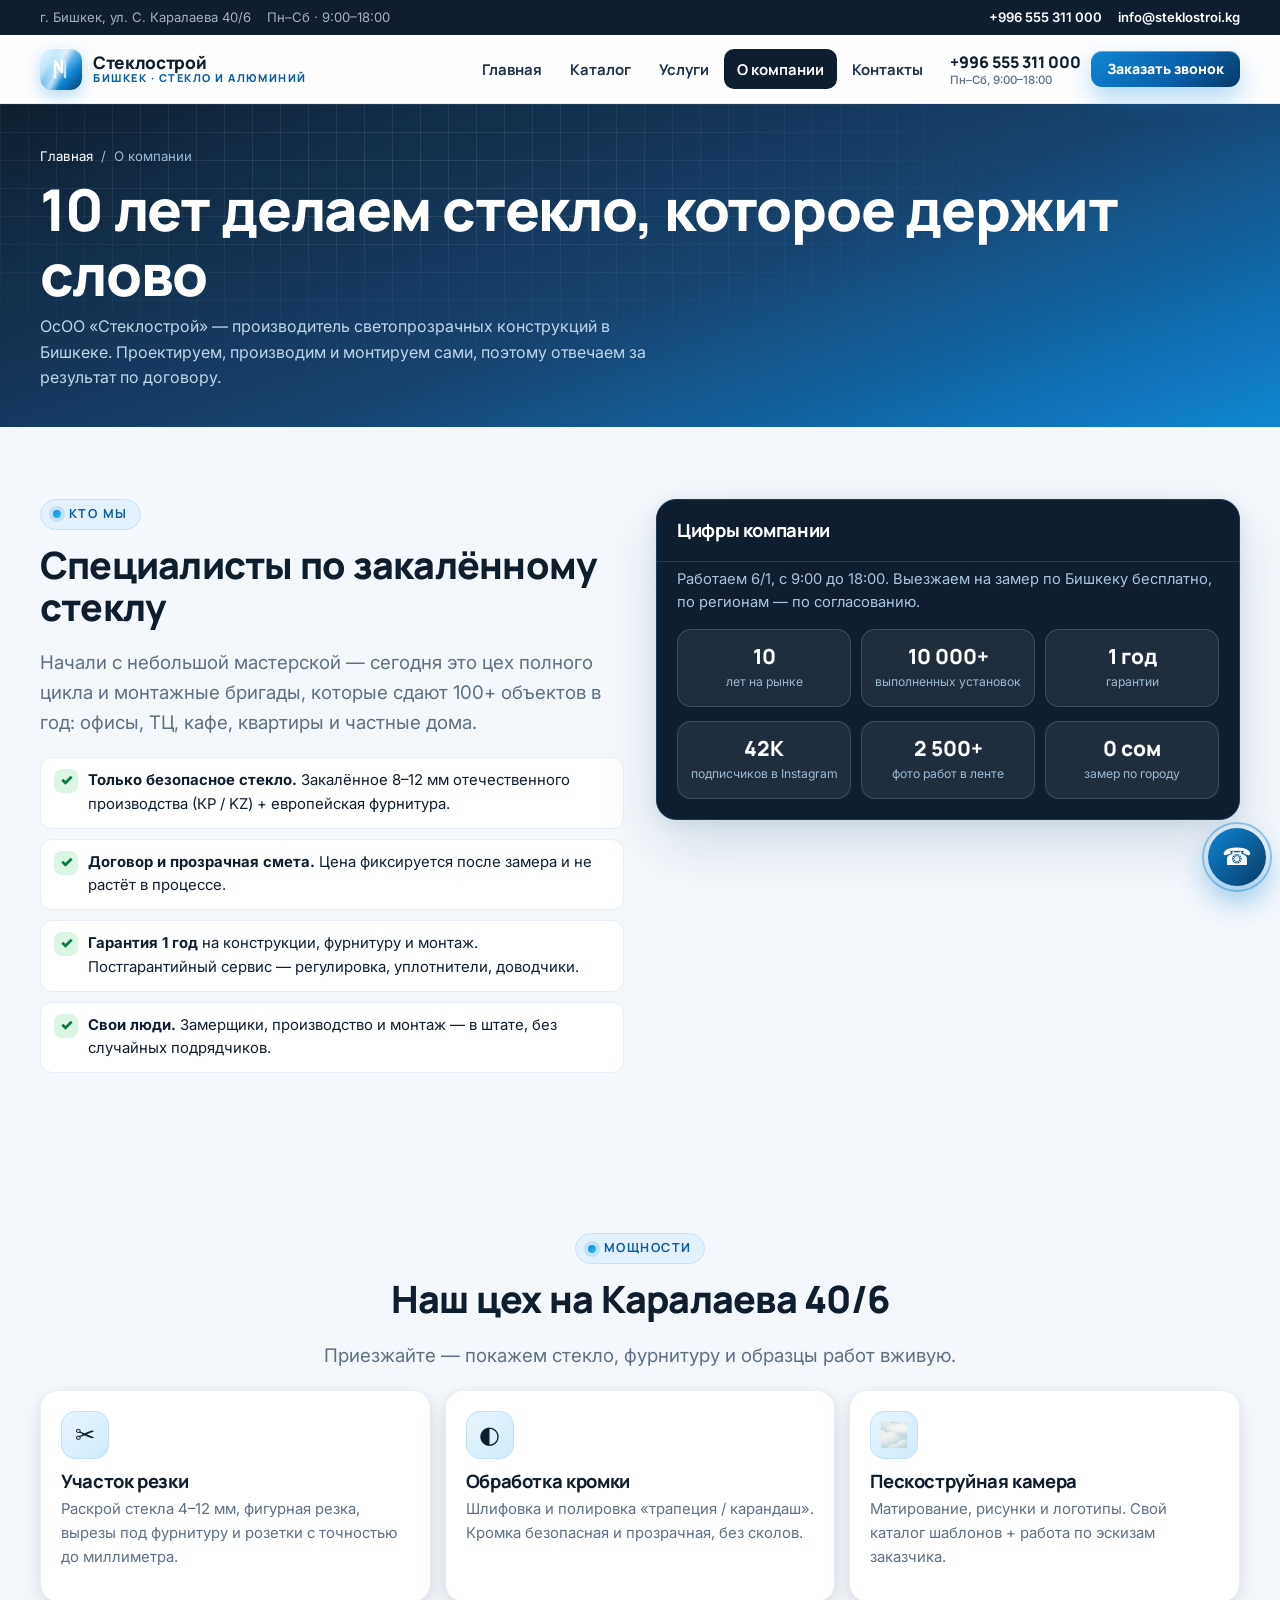
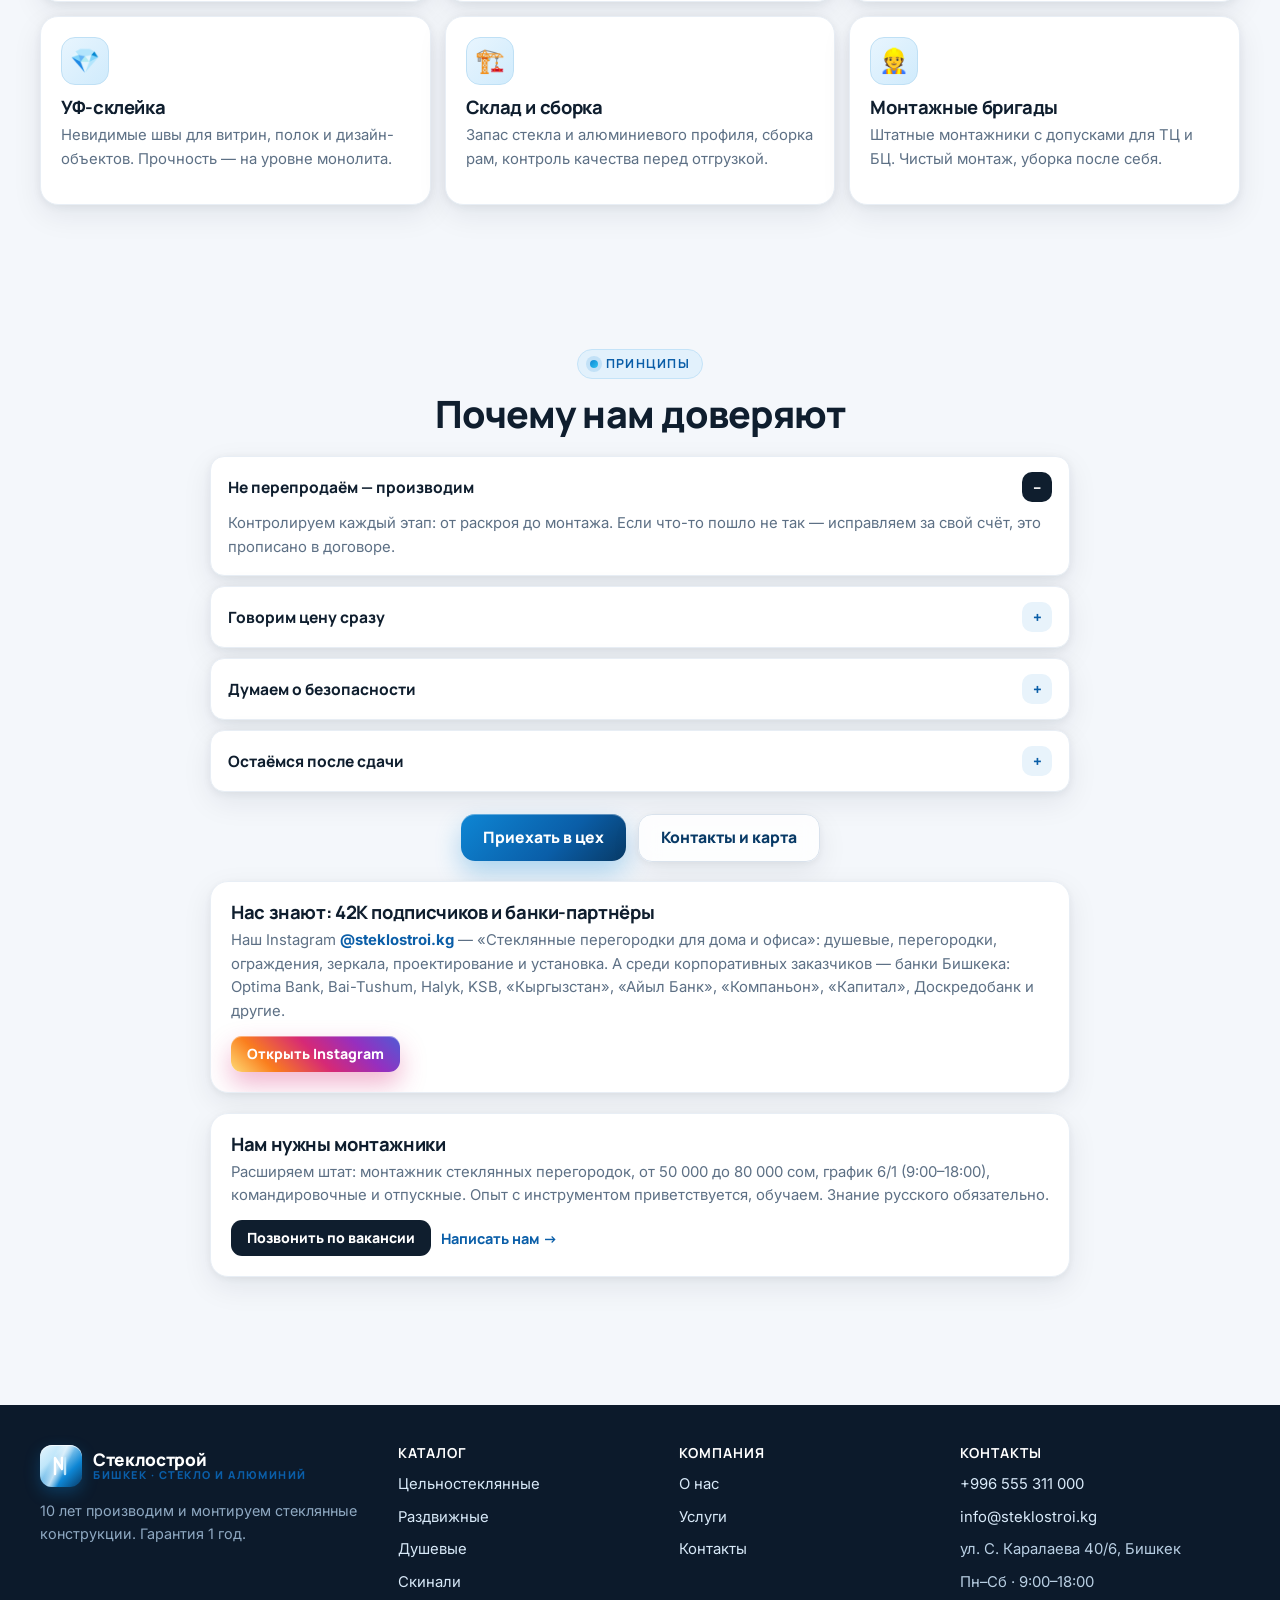
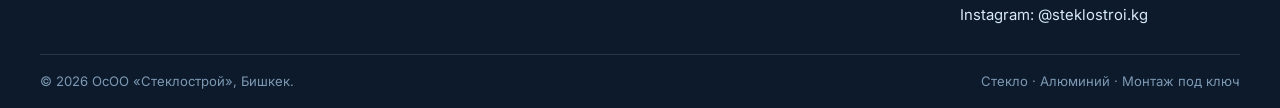
<file: about.html>
<!DOCTYPE html>
<html lang="ru">
<head>
  <meta charset="UTF-8"><meta name="viewport" content="width=device-width, initial-scale=1.0">
  <title>О компании Стеклострой — производство стекла в Бишкеке, 10 лет</title>
  <meta name="description" content="Стеклострой: 10 лет производим стеклянные перегородки, двери, душевые и перила в Бишкеке. Собственный цех, европейская фурнитура, гарантия 1 год.">
  <link rel="icon" type="image/svg+xml" href="assets/favicon.svg">
  <link rel="preconnect" href="https://fonts.googleapis.com"><link rel="preconnect" href="https://fonts.gstatic.com" crossorigin>
  <link href="https://fonts.googleapis.com/css2?family=Inter:wght@400;500;600&family=Manrope:wght@500;600;700;800&display=swap" rel="stylesheet">
  <link rel="stylesheet" href="css/style.css">
</head>
<body>
  <div class="topbar"><div class="container"><div class="topbar__contacts"><span>г. Бишкек, ул. С. Каралаева 40/6</span><span>Пн–Сб · 9:00–18:00</span></div><div class="topbar__contacts"><a href="tel:+996555311000">+996 555 311 000</a><a href="mailto:info@steklostroi.kg">info@steklostroi.kg</a></div></div></div>
  <header class="site-header" id="siteHeader"><div class="container header-inner">
    <a class="logo" href="index.html"><span class="logo__mark"><svg viewBox="0 0 24 24" fill="none"><path d="M6 20V4l7 11V4" stroke="#fff" stroke-width="2.4" stroke-linecap="round" stroke-linejoin="round"/><path d="M16 4v16" stroke="#bfe6fa" stroke-width="2.4" stroke-linecap="round"/></svg></span><span class="logo__name">Стеклострой<small>Бишкек · стекло и алюминий</small></span></a>
    <nav class="nav"><a href="index.html" data-nav>Главная</a><a href="catalog.html" data-nav>Каталог</a><a href="services.html" data-nav>Услуги</a><a href="about.html" data-nav class="is-active">О компании</a><a href="contacts.html" data-nav>Контакты</a></nav>
    <div class="header-cta"><a class="header-phone" href="tel:+996555311000">+996 555 311 000<small>Пн–Сб, 9:00–18:00</small></a><button class="btn btn--primary btn--sm" data-modal data-title="Заказать обратный звонок" data-topic="Обратный звонок (о компании)">Заказать звонок</button></div>
    <button class="burger" id="burger" aria-label="Открыть меню" aria-expanded="false"><span></span></button>
  </div><nav class="mobile-menu" id="mobileMenu"><a href="index.html">Главная <span>→</span></a><a href="catalog.html">Каталог <span>→</span></a><a href="services.html">Услуги <span>→</span></a><a href="about.html" class="is-active">О компании <span>→</span></a><a href="contacts.html">Контакты <span>→</span></a><div class="mobile-menu__cta"><a class="btn btn--primary" href="tel:+996555311000" style="justify-content:center">Позвонить: +996 555 311 000</a><button class="btn btn--glass" data-modal data-title="Заказать обратный звонок" data-topic="Обратный звонок">Заказать звонок</button></div></nav></header>

  <main>
    <section class="page-hero"><div class="container" style="position:relative;z-index:1">
      <div class="breadcrumbs"><a href="index.html">Главная</a> / <span>О компании</span></div>
      <h1>10 лет делаем стекло, которое держит слово</h1>
      <p>ОсОО «Стеклострой» — производитель светопрозрачных конструкций в Бишкеке. Проектируем, производим и монтируем сами, поэтому отвечаем за результат по договору.</p>
    </div></section>

    <section class="section"><div class="container split">
      <div class="reveal"><span class="eyebrow">Кто мы</span><h2>Специалисты по закалённому стеклу</h2>
        <p class="lead">Начали с небольшой мастерской — сегодня это цех полного цикла и монтажные бригады, которые сдают 100+ объектов в год: офисы, ТЦ, кафе, квартиры и частные дома.</p>
        <ul class="checklist">
          <li><span><strong>Только безопасное стекло.</strong> Закалённое 8–12 мм отечественного производства (КР / KZ) + европейская фурнитура.</span></li>
          <li><span><strong>Договор и прозрачная смета.</strong> Цена фиксируется после замера и не растёт в процессе.</span></li>
          <li><span><strong>Гарантия 1 год</strong> на конструкции, фурнитуру и монтаж. Постгарантийный сервис — регулировка, уплотнители, доводчики.</span></li>
          <li><span><strong>Свои люди.</strong> Замерщики, производство и монтаж — в штате, без случайных подрядчиков.</span></li>
        </ul>
      </div>
      <div class="factory reveal"><div class="factory__head"><h3>Цифры компании</h3></div><div class="factory__body">
        <p>Работаем 6/1, с 9:00 до 18:00. Выезжаем на замер по Бишкеку бесплатно, по регионам — по согласованию.</p>
        <div class="stat-row"><div class="stat"><strong>10</strong><span>лет на рынке</span></div><div class="stat"><strong>10 000+</strong><span>выполненных установок</span></div><div class="stat"><strong>1 год</strong><span>гарантии</span></div></div>
        <div class="stat-row"><div class="stat"><strong>42K</strong><span>подписчиков в Instagram</span></div><div class="stat"><strong>2 500+</strong><span>фото работ в ленте</span></div><div class="stat"><strong>0 сом</strong><span>замер по городу</span></div></div>
      </div></div>
    </div></section>

    <section class="section section--tight"><div class="container">
      <div class="center reveal"><span class="eyebrow">Мощности</span><h2>Наш цех на Каралаева 40/6</h2><p class="lead">Приезжайте — покажем стекло, фурнитуру и образцы работ вживую.</p></div>
      <div class="grid grid--cards" style="margin-top:20px">
        <article class="card reveal"><div class="card__icon">✂️</div><h3>Участок резки</h3><p>Раскрой стекла 4–12 мм, фигурная резка, вырезы под фурнитуру и розетки с точностью до миллиметра.</p></article>
        <article class="card reveal"><div class="card__icon">◐</div><h3>Обработка кромки</h3><p>Шлифовка и полировка «трапеция / карандаш». Кромка безопасная и прозрачная, без сколов.</p></article>
        <article class="card reveal"><div class="card__icon">🌫️</div><h3>Пескоструйная камера</h3><p>Матирование, рисунки и логотипы. Свой каталог шаблонов + работа по эскизам заказчика.</p></article>
        <article class="card reveal"><div class="card__icon">💎</div><h3>УФ-склейка</h3><p>Невидимые швы для витрин, полок и дизайн-объектов. Прочность — на уровне монолита.</p></article>
        <article class="card reveal"><div class="card__icon">🏗️</div><h3>Склад и сборка</h3><p>Запас стекла и алюминиевого профиля, сборка рам, контроль качества перед отгрузкой.</p></article>
        <article class="card reveal"><div class="card__icon">👷</div><h3>Монтажные бригады</h3><p>Штатные монтажники с допусками для ТЦ и БЦ. Чистый монтаж, уборка после себя.</p></article>
      </div>
    </div></section>

    <section class="section section--tight"><div class="container" style="max-width:860px">
      <div class="center reveal"><span class="eyebrow">Принципы</span><h2>Почему нам доверяют</h2></div>
      <div class="faq" style="margin-top:18px">
        <details class="reveal" open><summary>Не перепродаём — производим</summary><p>Контролируем каждый этап: от раскроя до монтажа. Если что-то пошло не так — исправляем за свой счёт, это прописано в договоре.</p></details>
        <details class="reveal"><summary>Говорим цену сразу</summary><p>Вилку называем по телефону за 15 минут, точную цифру — после бесплатного замера. Цена в договоре не меняется.</p></details>
        <details class="reveal"><summary>Думаем о безопасности</summary><p>Только закалённое стекло и проверенная фурнитура. Для детских, школ и мест с трафиком рекомендуем триплекс.</p></details>
        <details class="reveal"><summary>Остаёмся после сдачи</summary><p>Через год бесплатно проверим регулировки. Дальше — сервис: доводчики, уплотнители, замена разбитых полотен.</p></details>
      </div>
      <div class="center" style="margin-top:22px;display:flex;gap:12px;justify-content:center;flex-wrap:wrap">
        <button class="btn btn--primary" data-modal data-title="Познакомиться с производством" data-sub="Оставьте телефон — пригласим в цех и покажем образцы." data-topic="Экскурсия в цех">Приехать в цех</button>
        <a class="btn btn--glass" href="contacts.html">Контакты и карта</a>
      </div>
      <div class="card reveal" style="margin-top:20px">
        <h3>Нас знают: 42K подписчиков и банки-партнёры</h3>
        <p>Наш Instagram <a href="https://www.instagram.com/steklostroi.kg" target="_blank" rel="noopener"><strong>@steklostroi.kg</strong></a> — «Стеклянные перегородки для дома и офиса»: душевые, перегородки, ограждения, зеркала, проектирование и установка. А среди корпоративных заказчиков — банки Бишкека: Optima Bank, Bai-Tushum, Halyk, KSB, «Кыргызстан», «Айыл Банк», «Компаньон», «Капитал», Доскредобанк и другие.</p>
        <div style="display:flex;gap:10px;flex-wrap:wrap"><a class="btn btn--insta btn--sm" href="https://www.instagram.com/steklostroi.kg" target="_blank" rel="noopener">Открыть Instagram</a></div>
      </div>
      <div class="card reveal" style="margin-top:20px"><h3>Нам нужны монтажники</h3><p>Расширяем штат: монтажник стеклянных перегородок, от 50 000 до 80 000 сом, график 6/1 (9:00–18:00), командировочные и отпускные. Опыт с инструментом приветствуется, обучаем. Знание русского обязательно.</p><div style="display:flex;gap:10px;flex-wrap:wrap"><a class="btn btn--dark btn--sm" href="tel:+996555311000">Позвонить по вакансии</a><a class="card__link" href="contacts.html">Написать нам →</a></div></div>
    </div></section>
  </main>

  <footer class="site-footer"><div class="container footer-grid">
    <div class="footer-brand"><a class="logo" href="index.html" style="margin-bottom:12px"><span class="logo__mark"><svg viewBox="0 0 24 24" fill="none"><path d="M6 20V4l7 11V4" stroke="#fff" stroke-width="2.4" stroke-linecap="round" stroke-linejoin="round"/><path d="M16 4v16" stroke="#bfe6fa" stroke-width="2.4" stroke-linecap="round"/></svg></span><span class="logo__name" style="color:#fff">Стеклострой<small>Бишкек · стекло и алюминий</small></span></a><p>10 лет производим и монтируем стеклянные конструкции. Гарантия 1 год.</p></div>
    <div class="footer-col"><h4>Каталог</h4><ul><li><a href="catalog.html#frameless">Цельностеклянные</a></li><li><a href="catalog.html#sliding">Раздвижные</a></li><li><a href="catalog.html#shower">Душевые</a></li><li><a href="catalog.html#skinali">Скинали</a></li></ul></div>
    <div class="footer-col"><h4>Компания</h4><ul><li><a href="about.html">О нас</a></li><li><a href="services.html">Услуги</a></li><li><a href="contacts.html">Контакты</a></li></ul></div>
    <div class="footer-col"><h4>Контакты</h4><ul><li><a href="tel:+996555311000">+996 555 311 000</a></li><li><a href="mailto:info@steklostroi.kg">info@steklostroi.kg</a></li><li>ул. С. Каралаева 40/6, Бишкек</li><li>Пн–Сб · 9:00–18:00</li><li><a href="https://www.instagram.com/steklostroi.kg" target="_blank" rel="noopener">Instagram: @steklostroi.kg</a></li></ul></div>
  </div><div class="container footer-bottom"><span>© <span id="year">2026</span> ОсОО «Стеклострой», Бишкек.</span><span>Стекло · Алюминий · Монтаж под ключ</span></div></footer>

  <div class="modal-backdrop" id="modalBackdrop" role="dialog" aria-modal="true" aria-labelledby="modalTitle"><div class="modal">
    <div class="modal__head"><div><h3 id="modalTitle">Заказать обратный звонок</h3><p id="modalSub">Перезвоним в течение 15 минут в рабочее время.</p></div><button class="modal__close" data-close aria-label="Закрыть">✕</button></div>
    <form class="modal__body" id="modalForm" data-validate novalidate><input type="hidden" id="modalTopic" name="topic" value="О компании"><div class="field"><label for="modalName">Ваше имя</label><input id="modalName" name="name" type="text" placeholder="Имя" required><span class="error-text">Укажите имя</span></div><div class="field"><label for="modalPhone">Телефон</label><input id="modalPhone" name="phone" type="tel" placeholder="+996 ___ ___ ___" required><span class="error-text">Введите корректный телефон</span></div><label style="display:flex;gap:9px;font-size:.83rem;color:var(--muted)"><input type="checkbox" name="agree" checked style="width:18px;height:18px"> Согласен на обработку данных</label><button class="btn btn--primary btn--block" type="submit">Жду звонка</button></form>
  </div></div>
  <div class="toast" id="toast" role="status" aria-live="polite"></div>
  <button class="floating-call" data-modal data-title="Заказать обратный звонок" data-topic="Кнопка звонка" aria-label="Заказать звонок">☎</button>
  <script src="js/main.js" defer></script>
</body>
</html>
</file>
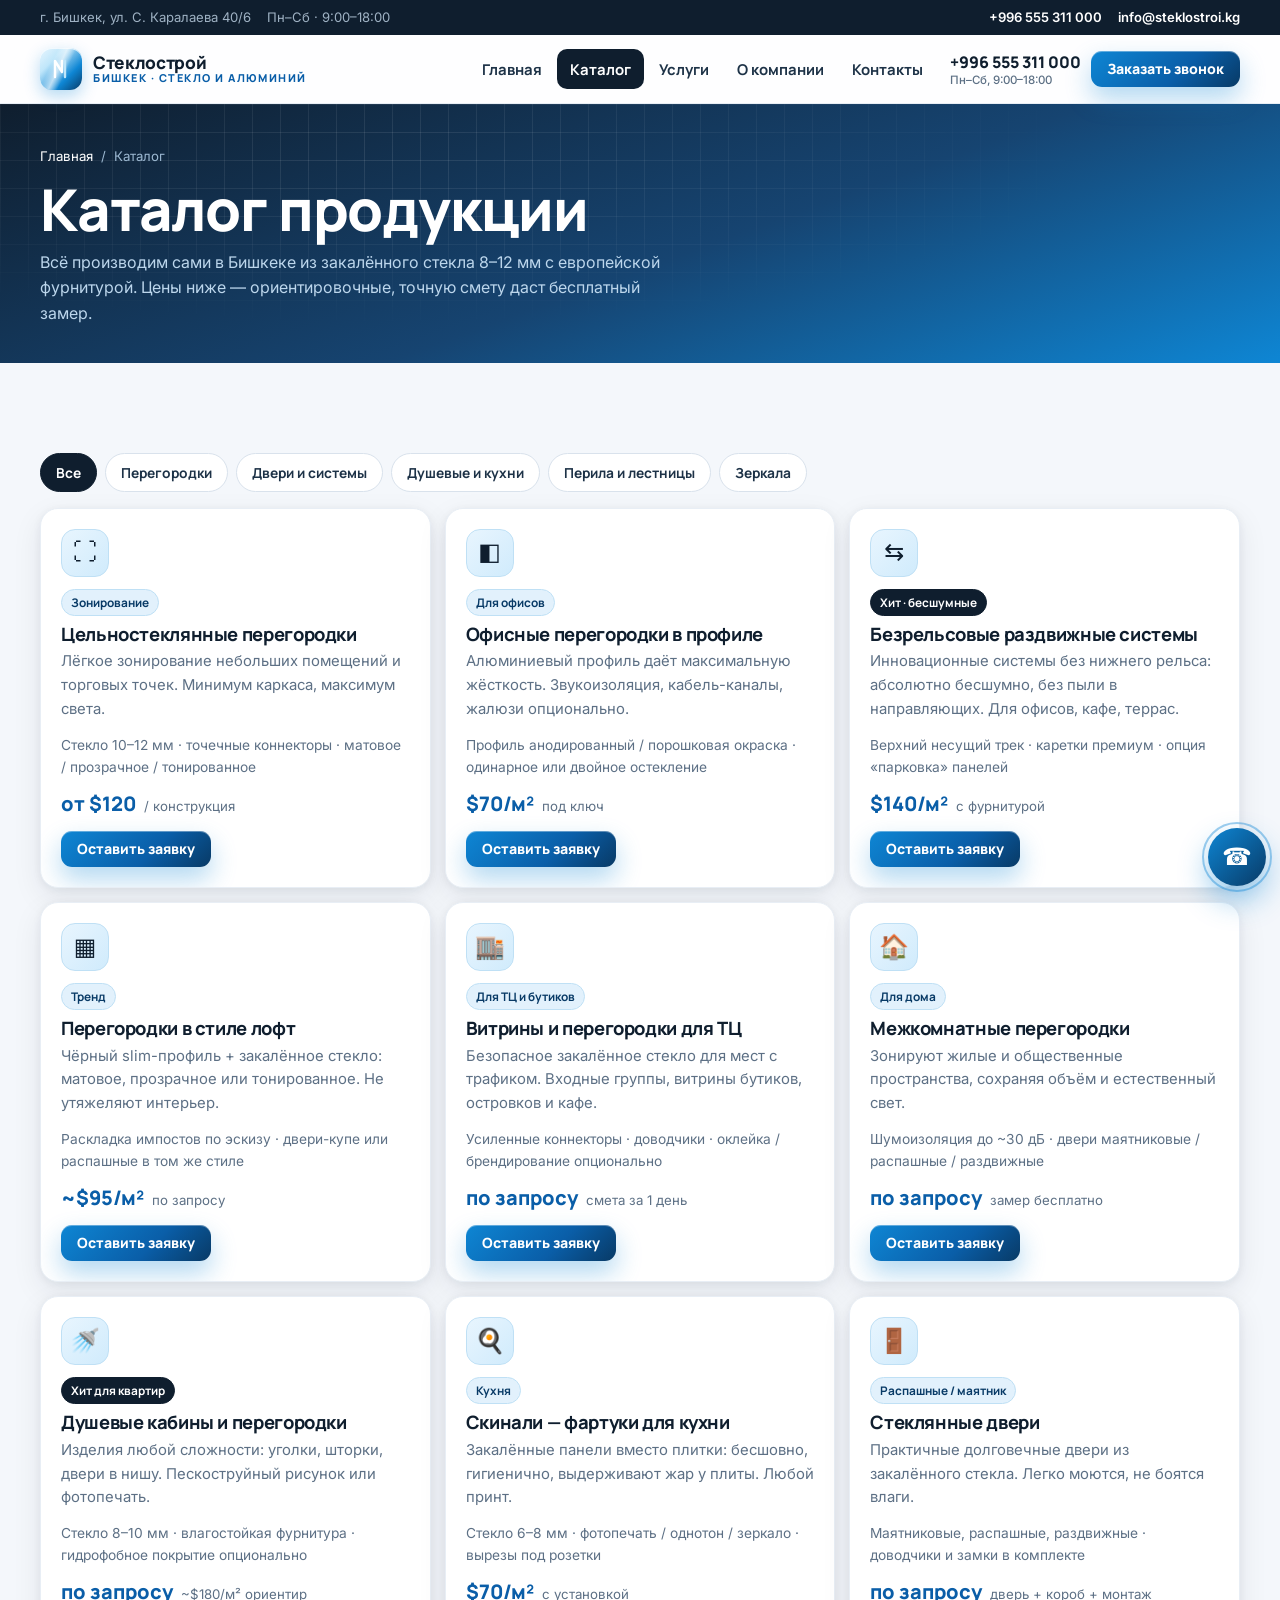
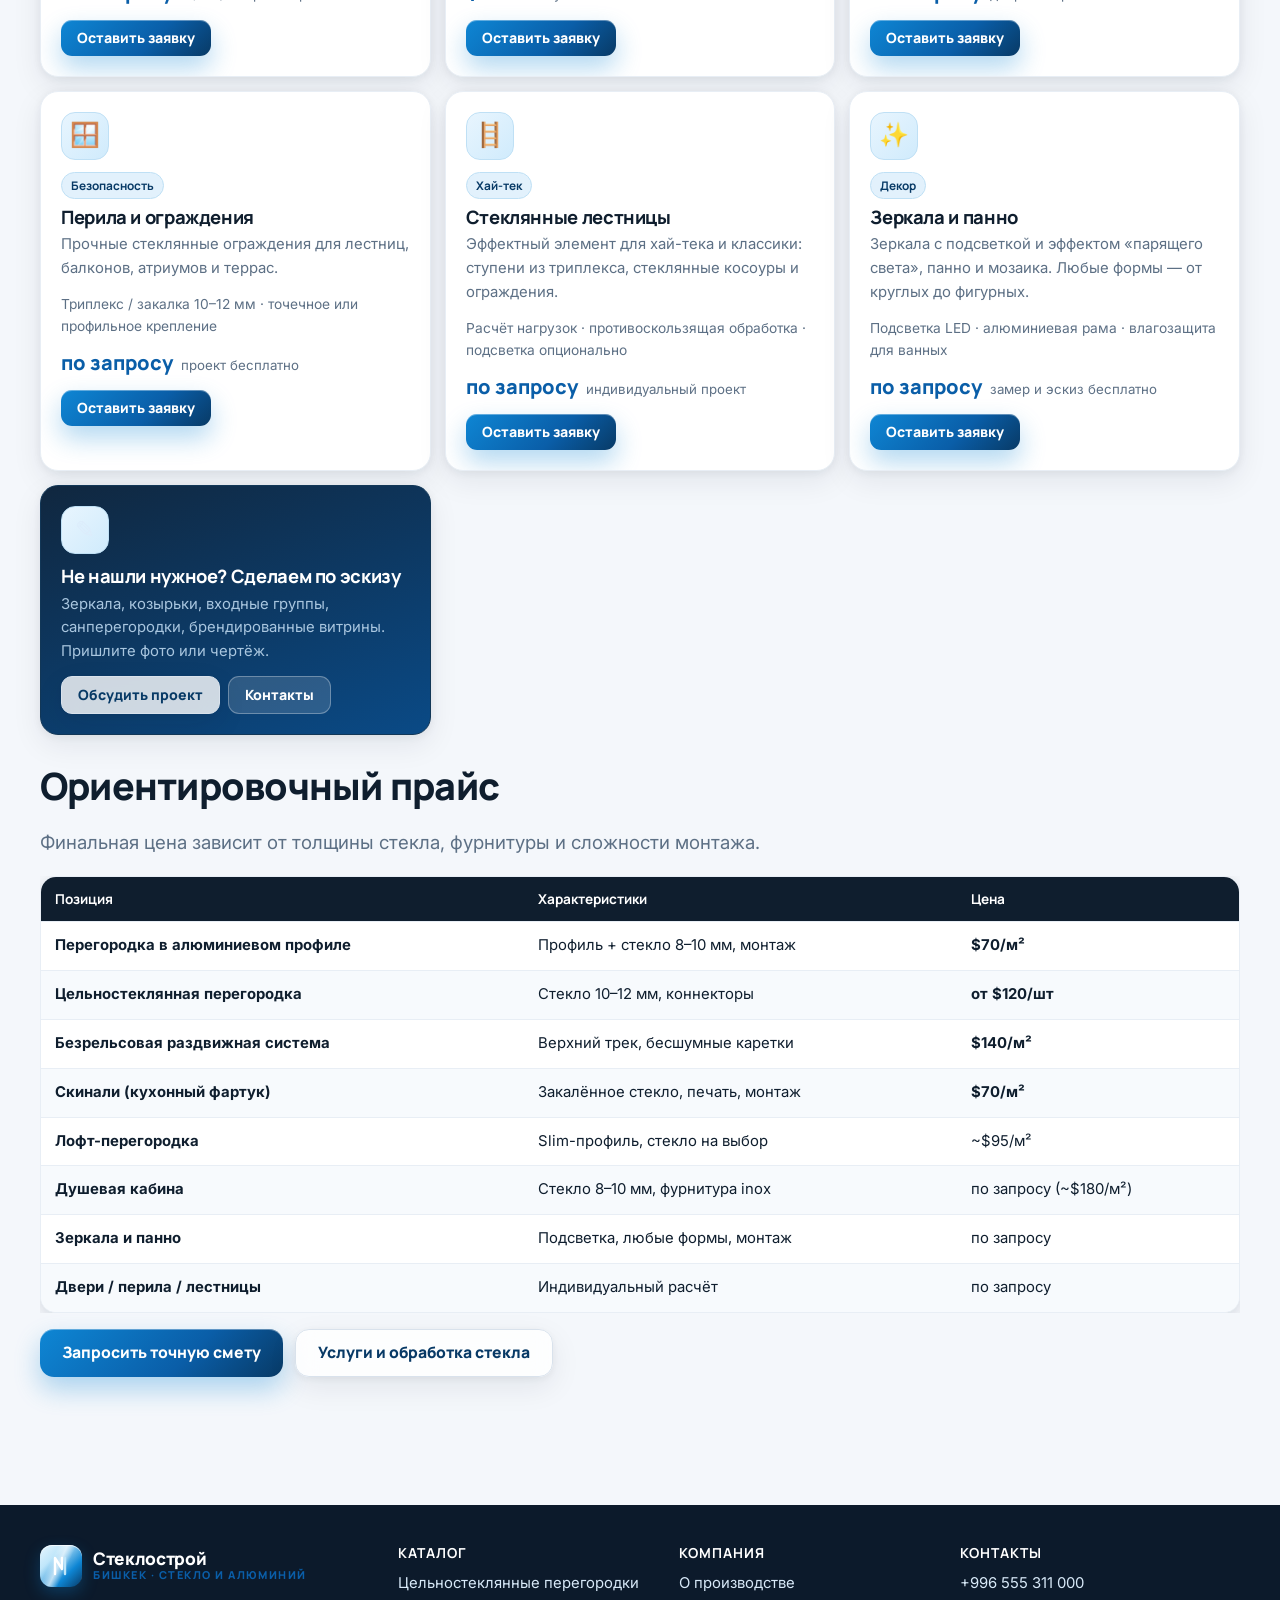
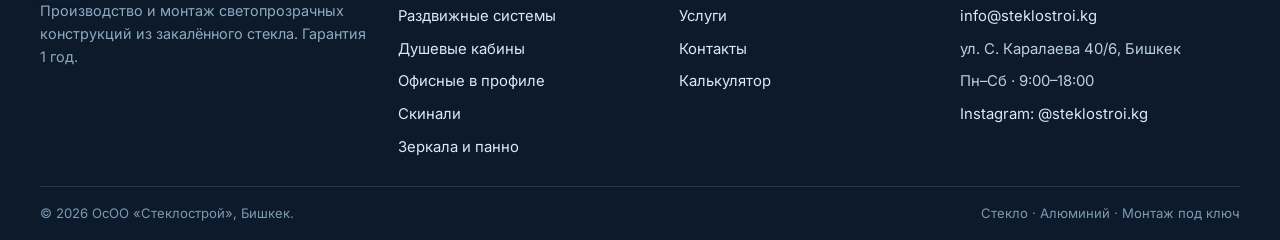
<file: catalog.html>
<!DOCTYPE html>
<html lang="ru">
<head>
  <meta charset="UTF-8">
  <meta name="viewport" content="width=device-width, initial-scale=1.0">
  <title>Каталог — Стеклострой Бишкек: перегородки, двери, душевые, перила</title>
  <meta name="description" content="Каталог Стеклострой: цельностеклянные и офисные перегородки, безрельсовые раздвижные системы, душевые кабины, двери, перила, лестницы и скинали. Цены от $70/м².">
  <link rel="icon" type="image/svg+xml" href="assets/favicon.svg">
  <link rel="preconnect" href="https://fonts.googleapis.com">
  <link rel="preconnect" href="https://fonts.gstatic.com" crossorigin>
  <link href="https://fonts.googleapis.com/css2?family=Inter:wght@400;500;600&family=Manrope:wght@500;600;700;800&display=swap" rel="stylesheet">
  <link rel="stylesheet" href="css/style.css">
</head>
<body>
  <div class="topbar"><div class="container">
    <div class="topbar__contacts"><span>г. Бишкек, ул. С. Каралаева 40/6</span><span>Пн–Сб · 9:00–18:00</span></div>
    <div class="topbar__contacts"><a href="tel:+996555311000">+996 555 311 000</a><a href="mailto:info@steklostroi.kg">info@steklostroi.kg</a></div>
  </div></div>
  <header class="site-header" id="siteHeader">
    <div class="container header-inner">
      <a class="logo" href="index.html" aria-label="Стеклострой — на главную">
        <span class="logo__mark"><svg viewBox="0 0 24 24" fill="none"><path d="M6 20V4l7 11V4" stroke="#fff" stroke-width="2.4" stroke-linecap="round" stroke-linejoin="round"/><path d="M16 4v16" stroke="#bfe6fa" stroke-width="2.4" stroke-linecap="round"/></svg></span>
        <span class="logo__name">Стеклострой<small>Бишкек · стекло и алюминий</small></span>
      </a>
      <nav class="nav" aria-label="Основная навигация">
        <a href="index.html" data-nav>Главная</a>
        <a href="catalog.html" data-nav class="is-active">Каталог</a>
        <a href="services.html" data-nav>Услуги</a>
        <a href="about.html" data-nav>О компании</a>
        <a href="contacts.html" data-nav>Контакты</a>
      </nav>
      <div class="header-cta">
        <a class="header-phone" href="tel:+996555311000">+996 555 311 000<small>Пн–Сб, 9:00–18:00</small></a>
        <button class="btn btn--primary btn--sm" data-modal data-title="Заказать обратный звонок" data-topic="Обратный звонок (каталог)">Заказать звонок</button>
      </div>
      <button class="burger" id="burger" aria-label="Открыть меню" aria-expanded="false"><span></span></button>
    </div>
    <nav class="mobile-menu" id="mobileMenu" aria-label="Мобильная навигация">
      <a href="index.html">Главная <span>→</span></a>
      <a href="catalog.html" class="is-active">Каталог <span>→</span></a>
      <a href="services.html">Услуги <span>→</span></a>
      <a href="about.html">О компании <span>→</span></a>
      <a href="contacts.html">Контакты <span>→</span></a>
      <div class="mobile-menu__cta">
        <a class="btn btn--primary" href="tel:+996555311000" style="justify-content:center">Позвонить: +996 555 311 000</a>
        <button class="btn btn--glass" data-modal data-title="Заказать обратный звонок" data-topic="Обратный звонок">Заказать звонок</button>
      </div>
    </nav>
  </header>

  <main>
    <section class="page-hero"><div class="container" style="position:relative;z-index:1">
      <div class="breadcrumbs"><a href="index.html">Главная</a> / <span>Каталог</span></div>
      <h1>Каталог продукции</h1>
      <p>Всё производим сами в Бишкеке из закалённого стекла 8–12 мм с европейской фурнитурой. Цены ниже — ориентировочные, точную смету даст бесплатный замер.</p>
    </div></section>

    <section class="section section--tight"><div class="container">
      <div class="filters" role="group" aria-label="Фильтр каталога">
        <button class="chip is-on" data-filter="all">Все</button>
        <button class="chip" data-filter="partition">Перегородки</button>
        <button class="chip" data-filter="doors">Двери и системы</button>
        <button class="chip" data-filter="bath">Душевые и кухни</button>
        <button class="chip" data-filter="fence">Перила и лестницы</button>
        <button class="chip" data-filter="mirrors">Зеркала</button>
      </div>

      <div class="grid grid--cards" style="margin-top:16px">
        <article class="card reveal" id="frameless" data-cat="partition">
          <div class="card__icon">⛶</div><span class="tag">Зонирование</span>
          <h3 style="margin-top:8px">Цельностеклянные перегородки</h3>
          <p>Лёгкое зонирование небольших помещений и торговых точек. Минимум каркаса, максимум света.</p>
          <p style="font-size:.86rem;color:var(--muted)">Стекло 10–12 мм · точечные коннекторы · матовое / прозрачное / тонированное</p>
          <div class="card__price"><strong>от $120</strong><span>/ конструкция</span></div>
          <div style="display:flex;gap:8px;flex-wrap:wrap"><button class="btn btn--primary btn--sm" data-modal data-title="Цельностеклянная перегородка" data-topic="Заявка: цельностеклянная">Оставить заявку</button></div>
        </article>

        <article class="card reveal" id="profile" data-cat="partition">
          <div class="card__icon">◧</div><span class="tag">Для офисов</span>
          <h3 style="margin-top:8px">Офисные перегородки в профиле</h3>
          <p>Алюминиевый профиль даёт максимальную жёсткость. Звукоизоляция, кабель-каналы, жалюзи опционально.</p>
          <p style="font-size:.86rem;color:var(--muted)">Профиль анодированный / порошковая окраска · одинарное или двойное остекление</p>
          <div class="card__price"><strong>$70/м²</strong><span>под ключ</span></div>
          <div style="display:flex;gap:8px;flex-wrap:wrap"><button class="btn btn--primary btn--sm" data-modal data-title="Перегородка в профиле" data-topic="Заявка: профиль">Оставить заявку</button></div>
        </article>

        <article class="card reveal" id="sliding" data-cat="partition doors">
          <div class="card__icon">⇆</div><span class="tag tag--hit">Хит · бесшумные</span>
          <h3 style="margin-top:8px">Безрельсовые раздвижные системы</h3>
          <p>Инновационные системы без нижнего рельса: абсолютно бесшумно, без пыли в направляющих. Для офисов, кафе, террас.</p>
          <p style="font-size:.86rem;color:var(--muted)">Верхний несущий трек · каретки премиум · опция «парковка» панелей</p>
          <div class="card__price"><strong>$140/м²</strong><span>с фурнитурой</span></div>
          <div style="display:flex;gap:8px;flex-wrap:wrap"><button class="btn btn--primary btn--sm" data-modal data-title="Раздвижная система" data-topic="Заявка: раздвижная">Оставить заявку</button></div>
        </article>

        <article class="card reveal" id="loft" data-cat="partition">
          <div class="card__icon">▦</div><span class="tag">Тренд</span>
          <h3 style="margin-top:8px">Перегородки в стиле лофт</h3>
          <p>Чёрный slim-профиль + закалённое стекло: матовое, прозрачное или тонированное. Не утяжеляют интерьер.</p>
          <p style="font-size:.86rem;color:var(--muted)">Раскладка импостов по эскизу · двери-купе или распашные в том же стиле</p>
          <div class="card__price"><strong>~$95/м²</strong><span>по запросу</span></div>
          <div style="display:flex;gap:8px;flex-wrap:wrap"><button class="btn btn--primary btn--sm" data-modal data-title="Лофт-перегородка" data-topic="Заявка: лофт">Оставить заявку</button></div>
        </article>

        <article class="card reveal" id="mall" data-cat="partition doors">
          <div class="card__icon">🏬</div><span class="tag">Для ТЦ и бутиков</span>
          <h3 style="margin-top:8px">Витрины и перегородки для ТЦ</h3>
          <p>Безопасное закалённое стекло для мест с трафиком. Входные группы, витрины бутиков, островков и кафе.</p>
          <p style="font-size:.86rem;color:var(--muted)">Усиленные коннекторы · доводчики · оклейка / брендирование опционально</p>
          <div class="card__price"><strong>по запросу</strong><span>смета за 1 день</span></div>
          <div style="display:flex;gap:8px;flex-wrap:wrap"><button class="btn btn--primary btn--sm" data-modal data-title="Витрина для ТЦ" data-topic="Заявка: ТЦ">Оставить заявку</button></div>
        </article>

        <article class="card reveal" id="interior" data-cat="partition">
          <div class="card__icon">🏠</div><span class="tag">Для дома</span>
          <h3 style="margin-top:8px">Межкомнатные перегородки</h3>
          <p>Зонируют жилые и общественные пространства, сохраняя объём и естественный свет.</p>
          <p style="font-size:.86rem;color:var(--muted)">Шумоизоляция до ~30 дБ · двери маятниковые / распашные / раздвижные</p>
          <div class="card__price"><strong>по запросу</strong><span>замер бесплатно</span></div>
          <div style="display:flex;gap:8px;flex-wrap:wrap"><button class="btn btn--primary btn--sm" data-modal data-title="Межкомнатная перегородка" data-topic="Заявка: межкомнатная">Оставить заявку</button></div>
        </article>

        <article class="card reveal" id="shower" data-cat="bath">
          <div class="card__icon">🚿</div><span class="tag tag--hit">Хит для квартир</span>
          <h3 style="margin-top:8px">Душевые кабины и перегородки</h3>
          <p>Изделия любой сложности: уголки, шторки, двери в нишу. Пескоструйный рисунок или фотопечать.</p>
          <p style="font-size:.86rem;color:var(--muted)">Стекло 8–10 мм · влагостойкая фурнитура · гидрофобное покрытие опционально</p>
          <div class="card__price"><strong>по запросу</strong><span>~$180/м² ориентир</span></div>
          <div style="display:flex;gap:8px;flex-wrap:wrap"><button class="btn btn--primary btn--sm" data-modal data-title="Душевая кабина" data-topic="Заявка: душевая">Оставить заявку</button></div>
        </article>

        <article class="card reveal" id="skinali" data-cat="bath">
          <div class="card__icon">🍳</div><span class="tag">Кухня</span>
          <h3 style="margin-top:8px">Скинали — фартуки для кухни</h3>
          <p>Закалённые панели вместо плитки: бесшовно, гигиенично, выдерживают жар у плиты. Любой принт.</p>
          <p style="font-size:.86rem;color:var(--muted)">Стекло 6–8 мм · фотопечать / однотон / зеркало · вырезы под розетки</p>
          <div class="card__price"><strong>$70/м²</strong><span>с установкой</span></div>
          <div style="display:flex;gap:8px;flex-wrap:wrap"><button class="btn btn--primary btn--sm" data-modal data-title="Скинали для кухни" data-topic="Заявка: скинали">Оставить заявку</button></div>
        </article>

        <article class="card reveal" id="doors" data-cat="doors">
          <div class="card__icon">🚪</div><span class="tag">Распашные / маятник</span>
          <h3 style="margin-top:8px">Стеклянные двери</h3>
          <p>Практичные долговечные двери из закалённого стекла. Легко моются, не боятся влаги.</p>
          <p style="font-size:.86rem;color:var(--muted)">Маятниковые, распашные, раздвижные · доводчики и замки в комплекте</p>
          <div class="card__price"><strong>по запросу</strong><span>дверь + короб + монтаж</span></div>
          <div style="display:flex;gap:8px;flex-wrap:wrap"><button class="btn btn--primary btn--sm" data-modal data-title="Стеклянная дверь" data-topic="Заявка: дверь">Оставить заявку</button></div>
        </article>

        <article class="card reveal" id="railing" data-cat="fence">
          <div class="card__icon">🪟</div><span class="tag">Безопасность</span>
          <h3 style="margin-top:8px">Перила и ограждения</h3>
          <p>Прочные стеклянные ограждения для лестниц, балконов, атриумов и террас.</p>
          <p style="font-size:.86rem;color:var(--muted)">Триплекс / закалка 10–12 мм · точечное или профильное крепление</p>
          <div class="card__price"><strong>по запросу</strong><span>проект бесплатно</span></div>
          <div style="display:flex;gap:8px;flex-wrap:wrap"><button class="btn btn--primary btn--sm" data-modal data-title="Перила / ограждение" data-topic="Заявка: перила">Оставить заявку</button></div>
        </article>

        <article class="card reveal" id="stairs" data-cat="fence">
          <div class="card__icon">🪜</div><span class="tag">Хай-тек</span>
          <h3 style="margin-top:8px">Стеклянные лестницы</h3>
          <p>Эффектный элемент для хай-тека и классики: ступени из триплекса, стеклянные косоуры и ограждения.</p>
          <p style="font-size:.86rem;color:var(--muted)">Расчёт нагрузок · противоскользящая обработка · подсветка опционально</p>
          <div class="card__price"><strong>по запросу</strong><span>индивидуальный проект</span></div>
          <div style="display:flex;gap:8px;flex-wrap:wrap"><button class="btn btn--primary btn--sm" data-modal data-title="Стеклянная лестница" data-topic="Заявка: лестница">Оставить заявку</button></div>
        </article>

        <article class="card reveal" id="mirrors" data-cat="mirrors bath">
          <div class="card__icon">✨</div><span class="tag">Декор</span>
          <h3 style="margin-top:8px">Зеркала и панно</h3>
          <p>Зеркала с подсветкой и эффектом «парящего света», панно и мозаика. Любые формы — от круглых до фигурных.</p>
          <p style="font-size:.86rem;color:var(--muted)">Подсветка LED · алюминиевая рама · влагозащита для ванных</p>
          <div class="card__price"><strong>по запросу</strong><span>замер и эскиз бесплатно</span></div>
          <div style="display:flex;gap:8px;flex-wrap:wrap"><button class="btn btn--primary btn--sm" data-modal data-title="Зеркало / панно" data-topic="Заявка: зеркала">Оставить заявку</button></div>
        </article>

        <article class="card card--dark reveal" id="custom" data-cat="partition doors bath fence mirrors">
          <div class="card__icon">✎</div>
          <h3>Не нашли нужное? Сделаем по эскизу</h3>
          <p>Зеркала, козырьки, входные группы, санперегородки, брендированные витрины. Пришлите фото или чертёж.</p>
          <div style="display:flex;gap:8px;flex-wrap:wrap;margin-top:12px"><button class="btn btn--glass btn--sm" data-modal data-title="Индивидуальный проект" data-topic="Заявка: инд. проект">Обсудить проект</button><a class="btn btn--sm" style="background:rgba(255,255,255,.14);color:#fff;border:1px solid rgba(255,255,255,.3)" href="contacts.html">Контакты</a></div>
        </article>
      </div>

      <!-- Прайс -->
      <div style="margin-top:30px" class="reveal">
        <h2>Ориентировочный прайс</h2>
        <p class="lead">Финальная цена зависит от толщины стекла, фурнитуры и сложности монтажа.</p>
        <div style="overflow-x:auto;margin-top:14px">
        <table class="price-table">
          <thead><tr><th>Позиция</th><th>Характеристики</th><th>Цена</th></tr></thead>
          <tbody>
            <tr><td><strong>Перегородка в алюминиевом профиле</strong></td><td>Профиль + стекло 8–10 мм, монтаж</td><td><strong>$70/м²</strong></td></tr>
            <tr><td><strong>Цельностеклянная перегородка</strong></td><td>Стекло 10–12 мм, коннекторы</td><td><strong>от $120/шт</strong></td></tr>
            <tr><td><strong>Безрельсовая раздвижная система</strong></td><td>Верхний трек, бесшумные каретки</td><td><strong>$140/м²</strong></td></tr>
            <tr><td><strong>Скинали (кухонный фартук)</strong></td><td>Закалённое стекло, печать, монтаж</td><td><strong>$70/м²</strong></td></tr>
            <tr><td><strong>Лофт-перегородка</strong></td><td>Slim-профиль, стекло на выбор</td><td>~$95/м²</td></tr>
            <tr><td><strong>Душевая кабина</strong></td><td>Стекло 8–10 мм, фурнитура inox</td><td>по запросу (~$180/м²)</td></tr>
            <tr><td><strong>Зеркала и панно</strong></td><td>Подсветка, любые формы, монтаж</td><td>по запросу</td></tr>
            <tr><td><strong>Двери / перила / лестницы</strong></td><td>Индивидуальный расчёт</td><td>по запросу</td></tr>
          </tbody>
        </table>
        </div>
        <div style="display:flex;gap:12px;flex-wrap:wrap;margin-top:16px">
          <button class="btn btn--primary" data-modal data-title="Запросить точную смету" data-sub="Приложите размеры или фото — посчитаем за 1 рабочий день." data-topic="Смета (каталог)">Запросить точную смету</button>
          <a class="btn btn--glass" href="services.html">Услуги и обработка стекла</a>
        </div>
      </div>
    </div></section>
  </main>

  <footer class="site-footer"><div class="container footer-grid">
    <div class="footer-brand"><a class="logo" href="index.html" style="margin-bottom:12px"><span class="logo__mark"><svg viewBox="0 0 24 24" fill="none"><path d="M6 20V4l7 11V4" stroke="#fff" stroke-width="2.4" stroke-linecap="round" stroke-linejoin="round"/><path d="M16 4v16" stroke="#bfe6fa" stroke-width="2.4" stroke-linecap="round"/></svg></span><span class="logo__name" style="color:#fff">Стеклострой<small>Бишкек · стекло и алюминий</small></span></a><p>Производство и монтаж светопрозрачных конструкций из закалённого стекла. Гарантия 1 год.</p></div>
    <div class="footer-col"><h4>Каталог</h4><ul><li><a href="catalog.html#frameless">Цельностеклянные перегородки</a></li><li><a href="catalog.html#sliding">Раздвижные системы</a></li><li><a href="catalog.html#shower">Душевые кабины</a></li><li><a href="catalog.html#profile">Офисные в профиле</a></li><li><a href="catalog.html#skinali">Скинали</a></li><li><a href="catalog.html#mirrors">Зеркала и панно</a></li></ul></div>
    <div class="footer-col"><h4>Компания</h4><ul><li><a href="about.html">О производстве</a></li><li><a href="services.html">Услуги</a></li><li><a href="contacts.html">Контакты</a></li><li><a href="index.html#calc">Калькулятор</a></li></ul></div>
    <div class="footer-col"><h4>Контакты</h4><ul><li><a href="tel:+996555311000">+996 555 311 000</a></li><li><a href="mailto:info@steklostroi.kg">info@steklostroi.kg</a></li><li>ул. С. Каралаева 40/6, Бишкек</li><li>Пн–Сб · 9:00–18:00</li><li><a href="https://www.instagram.com/steklostroi.kg" target="_blank" rel="noopener">Instagram: @steklostroi.kg</a></li></ul></div>
  </div><div class="container footer-bottom"><span>© <span id="year">2026</span> ОсОО «Стеклострой», Бишкек.</span><span>Стекло · Алюминий · Монтаж под ключ</span></div></footer>

  <div class="modal-backdrop" id="modalBackdrop" role="dialog" aria-modal="true" aria-labelledby="modalTitle"><div class="modal">
    <div class="modal__head"><div><h3 id="modalTitle">Заказать обратный звонок</h3><p id="modalSub">Перезвоним в течение 15 минут в рабочее время.</p></div><button class="modal__close" data-close aria-label="Закрыть">✕</button></div>
    <form class="modal__body" id="modalForm" data-validate novalidate>
      <input type="hidden" id="modalTopic" name="topic" value="Заявка с каталога">
      <div class="field"><label for="modalName">Ваше имя</label><input id="modalName" name="name" type="text" placeholder="Как к вам обращаться" required><span class="error-text">Укажите имя</span></div>
      <div class="field"><label for="modalPhone">Телефон</label><input id="modalPhone" name="phone" type="tel" placeholder="+996 ___ ___ ___" required><span class="error-text">Введите корректный телефон</span></div>
      <label style="display:flex;gap:9px;font-size:.83rem;color:var(--muted)"><input type="checkbox" name="agree" checked style="width:18px;height:18px"> Согласен на обработку персональных данных</label>
      <button class="btn btn--primary btn--block" type="submit">Жду звонка</button>
    </form>
  </div></div>
  <div class="toast" id="toast" role="status" aria-live="polite"></div>
  <button class="floating-call" data-modal data-title="Заказать обратный звонок" data-topic="Кнопка звонка" aria-label="Заказать звонок">☎</button>
  <script src="js/main.js" defer></script>
</body>
</html>
</file>
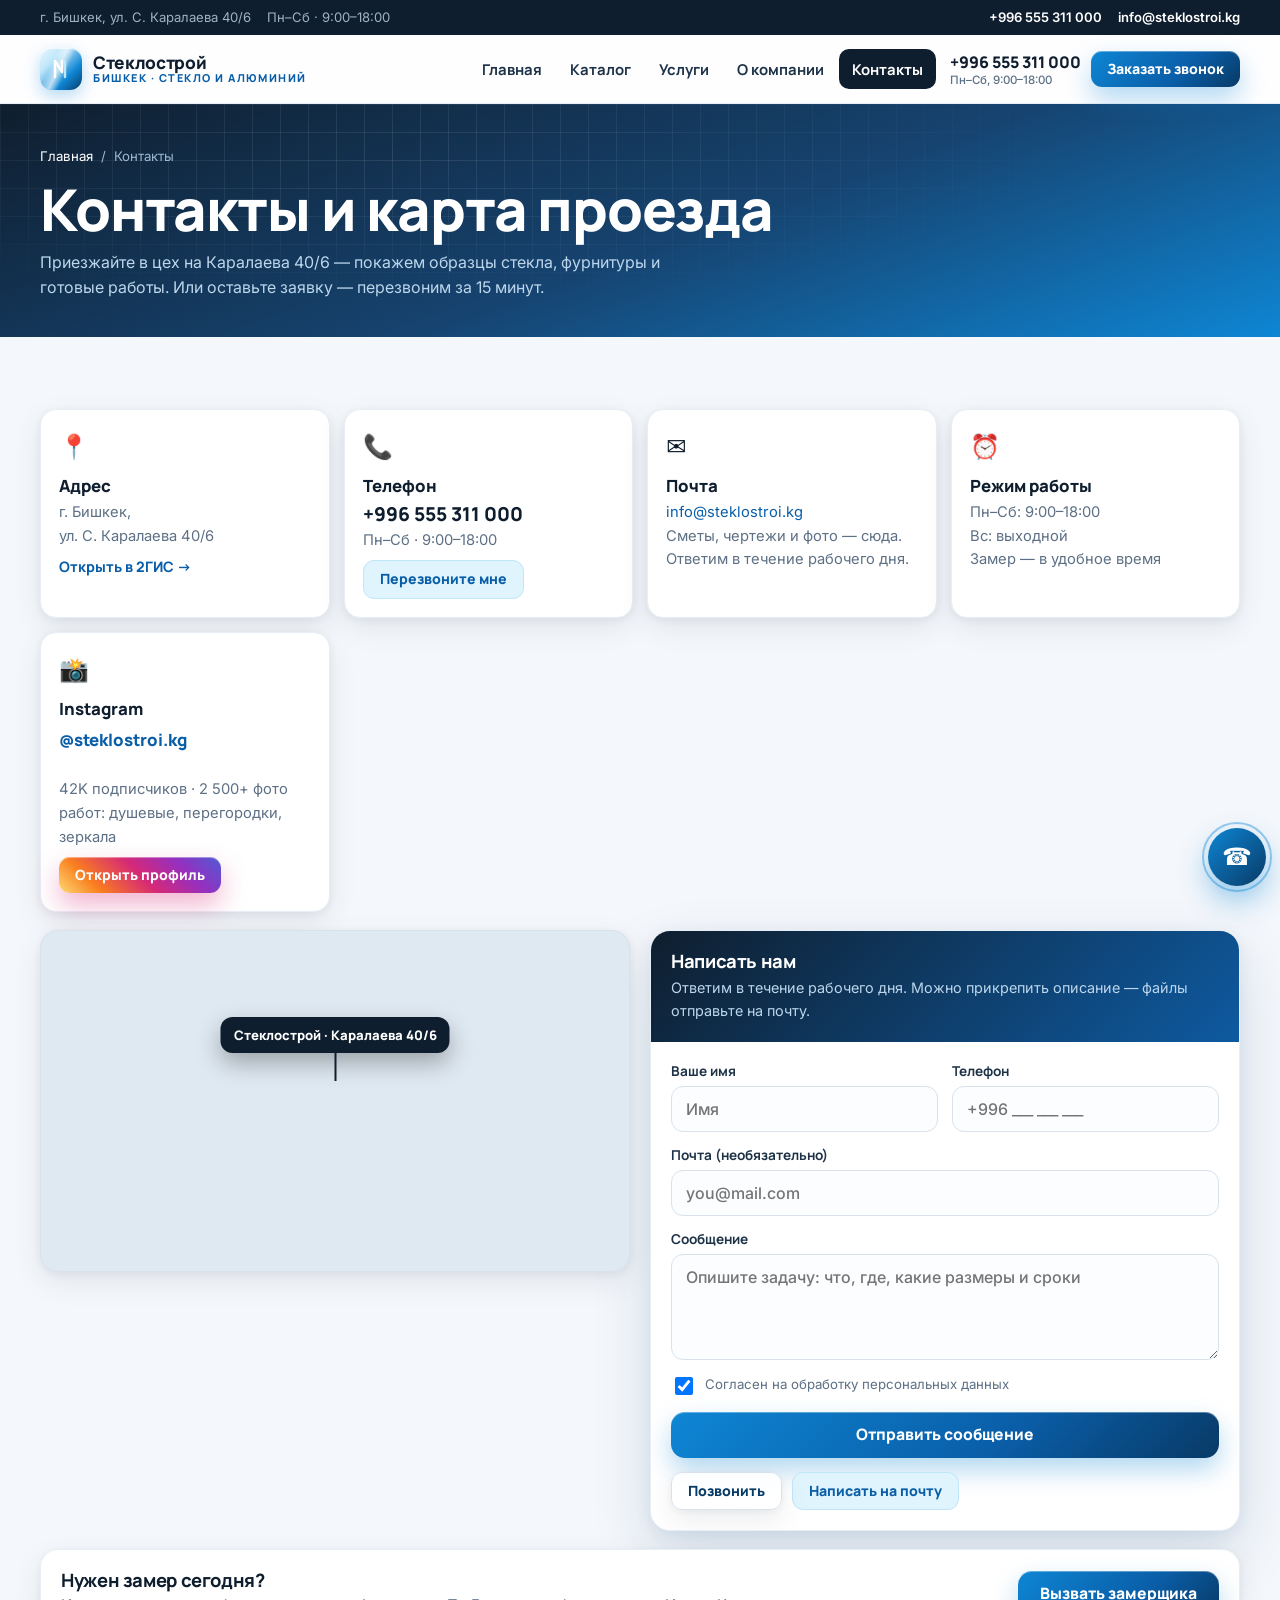
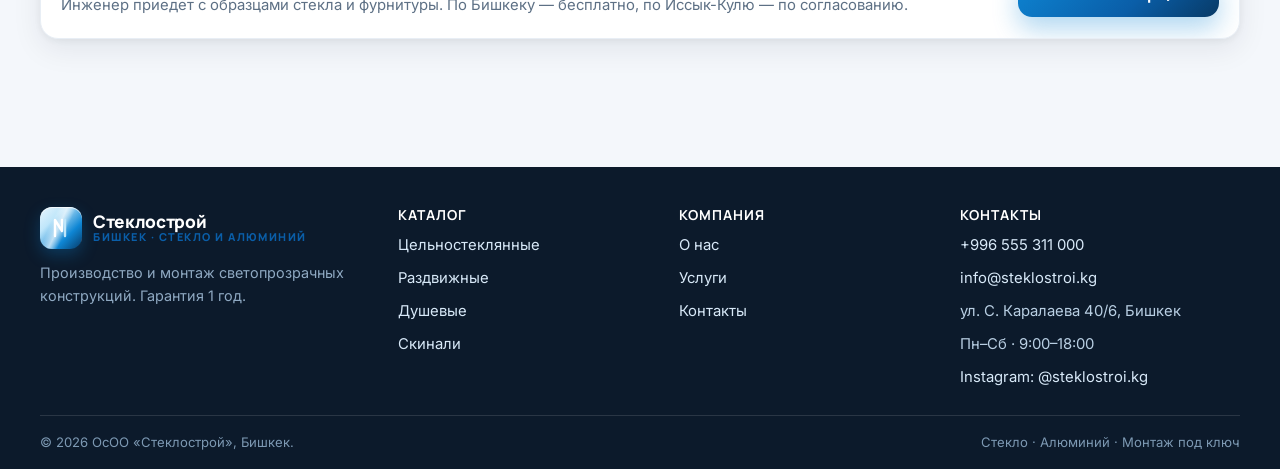
<file: contacts.html>
<!DOCTYPE html>
<html lang="ru">
<head>
  <meta charset="UTF-8"><meta name="viewport" content="width=device-width, initial-scale=1.0">
  <title>Контакты — Стеклострой, Бишкек, ул. С. Каралаева 40/6</title>
  <meta name="description" content="Контакты Стеклострой: Бишкек, ул. С. Каралаева 40/6, +996 555 311 000, info@steklostroi.kg. Пн–Сб 9:00–18:00. Бесплатный замер, карта проезда.">
  <link rel="icon" type="image/svg+xml" href="assets/favicon.svg">
  <link rel="preconnect" href="https://fonts.googleapis.com"><link rel="preconnect" href="https://fonts.gstatic.com" crossorigin>
  <link href="https://fonts.googleapis.com/css2?family=Inter:wght@400;500;600&family=Manrope:wght@500;600;700;800&display=swap" rel="stylesheet">
  <link rel="stylesheet" href="css/style.css">
</head>
<body>
  <div class="topbar"><div class="container"><div class="topbar__contacts"><span>г. Бишкек, ул. С. Каралаева 40/6</span><span>Пн–Сб · 9:00–18:00</span></div><div class="topbar__contacts"><a href="tel:+996555311000">+996 555 311 000</a><a href="mailto:info@steklostroi.kg">info@steklostroi.kg</a></div></div></div>
  <header class="site-header" id="siteHeader"><div class="container header-inner">
    <a class="logo" href="index.html"><span class="logo__mark"><svg viewBox="0 0 24 24" fill="none"><path d="M6 20V4l7 11V4" stroke="#fff" stroke-width="2.4" stroke-linecap="round" stroke-linejoin="round"/><path d="M16 4v16" stroke="#bfe6fa" stroke-width="2.4" stroke-linecap="round"/></svg></span><span class="logo__name">Стеклострой<small>Бишкек · стекло и алюминий</small></span></a>
    <nav class="nav"><a href="index.html" data-nav>Главная</a><a href="catalog.html" data-nav>Каталог</a><a href="services.html" data-nav>Услуги</a><a href="about.html" data-nav>О компании</a><a href="contacts.html" data-nav class="is-active">Контакты</a></nav>
    <div class="header-cta"><a class="header-phone" href="tel:+996555311000">+996 555 311 000<small>Пн–Сб, 9:00–18:00</small></a><button class="btn btn--primary btn--sm" data-modal data-title="Заказать обратный звонок" data-topic="Обратный звонок (контакты)">Заказать звонок</button></div>
    <button class="burger" id="burger" aria-label="Открыть меню" aria-expanded="false"><span></span></button>
  </div><nav class="mobile-menu" id="mobileMenu"><a href="index.html">Главная <span>→</span></a><a href="catalog.html">Каталог <span>→</span></a><a href="services.html">Услуги <span>→</span></a><a href="about.html">О компании <span>→</span></a><a href="contacts.html" class="is-active">Контакты <span>→</span></a><div class="mobile-menu__cta"><a class="btn btn--primary" href="tel:+996555311000" style="justify-content:center">Позвонить: +996 555 311 000</a><button class="btn btn--glass" data-modal data-title="Заказать обратный звонок" data-topic="Обратный звонок">Заказать звонок</button></div></nav></header>

  <main>
    <section class="page-hero"><div class="container" style="position:relative;z-index:1">
      <div class="breadcrumbs"><a href="index.html">Главная</a> / <span>Контакты</span></div>
      <h1>Контакты и карта проезда</h1>
      <p>Приезжайте в цех на Каралаева 40/6 — покажем образцы стекла, фурнитуры и готовые работы. Или оставьте заявку — перезвоним за 15 минут.</p>
    </div></section>

    <section class="section"><div class="container">
      <div class="contact-grid">
        <div class="contact-card reveal"><span style="font-size:24px">📍</span><strong>Адрес</strong><p>г. Бишкек,<br>ул. С. Каралаева 40/6</p><p style="margin-top:8px"><a class="card__link" href="https://2gis.kg/bishkek/search/%D0%BA%D0%B0%D1%80%D0%B0%D0%BB%D0%B0%D0%B5%D0%B2%D0%B0%2040%2F6" target="_blank" rel="noopener">Открыть в 2ГИС →</a></p></div>
        <div class="contact-card reveal"><span style="font-size:24px">📞</span><strong>Телефон</strong><p><a href="tel:+996555311000" style="font:800 1.2rem var(--font-display);color:var(--ink)">+996 555 311 000</a><br>Пн–Сб · 9:00–18:00</p><p style="margin-top:8px"><button class="btn btn--ghost btn--sm" data-modal data-title="Заказать обратный звонок" data-topic="Обратный звонок">Перезвоните мне</button></p></div>
        <div class="contact-card reveal"><span style="font-size:24px">✉️</span><strong>Почта</strong><p><a href="mailto:info@steklostroi.kg">info@steklostroi.kg</a><br>Сметы, чертежи и фото — сюда. Ответим в течение рабочего дня.</p></div>
        <div class="contact-card reveal"><span style="font-size:24px">⏰</span><strong>Режим работы</strong><p>Пн–Сб: 9:00–18:00<br>Вс: выходной<br>Замер — в удобное время</p></div>
        <div class="contact-card reveal"><span style="font-size:24px">📸</span><strong>Instagram</strong><p><a href="https://www.instagram.com/steklostroi.kg" target="_blank" rel="noopener"><strong>@steklostroi.kg</strong></a><br>42K подписчиков · 2 500+ фото работ: душевые, перегородки, зеркала</p><p style="margin-top:8px"><a class="btn btn--insta btn--sm" href="https://www.instagram.com/steklostroi.kg" target="_blank" rel="noopener">Открыть профиль</a></p></div>
      </div>

      <div class="contact-layout" style="margin-top:18px">
        <div class="map-shell reveal" aria-label="Карта: Бишкек, Каралаева 40/6">
          <iframe title="Карта — Стеклострой, Бишкек" loading="lazy" src="https://www.openstreetmap.org/export/embed.html?bbox=74.5600%2C42.8300%2C74.6200%2C42.8700&amp;layer=mapnik&amp;marker=42.8500%2C74.5900"></iframe>
          <div class="map-pin"><div>Стеклострой · Каралаева 40/6</div></div>
        </div>
        <div class="calc reveal">
          <div class="calc__head"><h3>Написать нам</h3><p>Ответим в течение рабочего дня. Можно прикрепить описание — файлы отправьте на почту.</p></div>
          <form class="calc__body" data-validate novalidate>
            <div class="calc__row">
              <div class="field"><label for="cName">Ваше имя</label><input id="cName" name="name" type="text" placeholder="Имя" required autocomplete="name"><span class="error-text">Укажите имя</span></div>
              <div class="field"><label for="cPhone">Телефон</label><input id="cPhone" name="phone" type="tel" placeholder="+996 ___ ___ ___" required autocomplete="tel"><span class="error-text">Введите корректный телефон</span></div>
            </div>
            <div class="field"><label for="cEmail">Почта (необязательно)</label><input id="cEmail" name="email" type="email" placeholder="you@mail.com" autocomplete="email"><span class="error-text">Похоже, в адресе опечатка</span></div>
            <div class="field"><label for="cMsg">Сообщение</label><textarea id="cMsg" name="message" rows="4" placeholder="Опишите задачу: что, где, какие размеры и сроки" required></textarea><span class="error-text">Напишите пару слов о задаче</span></div>
            <label style="display:flex;gap:9px;font-size:.83rem;color:var(--muted)"><input type="checkbox" name="agree" checked style="width:18px;height:18px"> Согласен на обработку персональных данных</label>
            <button class="btn btn--primary btn--block" type="submit">Отправить сообщение</button>
            <div style="display:flex;gap:10px;flex-wrap:wrap">
              <a class="btn btn--glass btn--sm" href="tel:+996555311000">Позвонить</a>
              <a class="btn btn--ghost btn--sm" href="mailto:info@steklostroi.kg">Написать на почту</a>
            </div>
          </form>
        </div>
      </div>

      <div class="card reveal" style="margin-top:18px;display:flex;gap:14px;align-items:center;flex-wrap:wrap;justify-content:space-between">
        <div><h3 style="margin:0 0 4px">Нужен замер сегодня?</h3><p style="margin:0">Инженер приедет с образцами стекла и фурнитуры. По Бишкеку — бесплатно, по Иссык-Кулю — по согласованию.</p></div>
        <div style="display:flex;gap:10px;flex-wrap:wrap"><button class="btn btn--primary" data-modal data-title="Вызвать замерщика" data-sub="Оставьте телефон — согласуем время выезда." data-topic="Замер (контакты)">Вызвать замерщика</button></div>
      </div>
    </div></section>
  </main>

  <footer class="site-footer"><div class="container footer-grid">
    <div class="footer-brand"><a class="logo" href="index.html" style="margin-bottom:12px"><span class="logo__mark"><svg viewBox="0 0 24 24" fill="none"><path d="M6 20V4l7 11V4" stroke="#fff" stroke-width="2.4" stroke-linecap="round" stroke-linejoin="round"/><path d="M16 4v16" stroke="#bfe6fa" stroke-width="2.4" stroke-linecap="round"/></svg></span><span class="logo__name" style="color:#fff">Стеклострой<small>Бишкек · стекло и алюминий</small></span></a><p>Производство и монтаж светопрозрачных конструкций. Гарантия 1 год.</p></div>
    <div class="footer-col"><h4>Каталог</h4><ul><li><a href="catalog.html#frameless">Цельностеклянные</a></li><li><a href="catalog.html#sliding">Раздвижные</a></li><li><a href="catalog.html#shower">Душевые</a></li><li><a href="catalog.html#skinali">Скинали</a></li></ul></div>
    <div class="footer-col"><h4>Компания</h4><ul><li><a href="about.html">О нас</a></li><li><a href="services.html">Услуги</a></li><li><a href="contacts.html">Контакты</a></li></ul></div>
    <div class="footer-col"><h4>Контакты</h4><ul><li><a href="tel:+996555311000">+996 555 311 000</a></li><li><a href="mailto:info@steklostroi.kg">info@steklostroi.kg</a></li><li>ул. С. Каралаева 40/6, Бишкек</li><li>Пн–Сб · 9:00–18:00</li><li><a href="https://www.instagram.com/steklostroi.kg" target="_blank" rel="noopener">Instagram: @steklostroi.kg</a></li></ul></div>
  </div><div class="container footer-bottom"><span>© <span id="year">2026</span> ОсОО «Стеклострой», Бишкек.</span><span>Стекло · Алюминий · Монтаж под ключ</span></div></footer>

  <div class="modal-backdrop" id="modalBackdrop" role="dialog" aria-modal="true" aria-labelledby="modalTitle"><div class="modal">
    <div class="modal__head"><div><h3 id="modalTitle">Заказать обратный звонок</h3><p id="modalSub">Перезвоним в течение 15 минут в рабочее время.</p></div><button class="modal__close" data-close aria-label="Закрыть">✕</button></div>
    <form class="modal__body" id="modalForm" data-validate novalidate><input type="hidden" id="modalTopic" name="topic" value="Контакты"><div class="field"><label for="modalName">Ваше имя</label><input id="modalName" name="name" type="text" placeholder="Имя" required><span class="error-text">Укажите имя</span></div><div class="field"><label for="modalPhone">Телефон</label><input id="modalPhone" name="phone" type="tel" placeholder="+996 ___ ___ ___" required><span class="error-text">Введите корректный телефон</span></div><label style="display:flex;gap:9px;font-size:.83rem;color:var(--muted)"><input type="checkbox" name="agree" checked style="width:18px;height:18px"> Согласен на обработку данных</label><button class="btn btn--primary btn--block" type="submit">Жду звонка</button></form>
  </div></div>
  <div class="toast" id="toast" role="status" aria-live="polite"></div>
  <button class="floating-call" data-modal data-title="Заказать обратный звонок" data-topic="Кнопка звонка" aria-label="Заказать звонок">☎</button>
  <script src="js/main.js" defer></script>
</body>
</html>
</file>
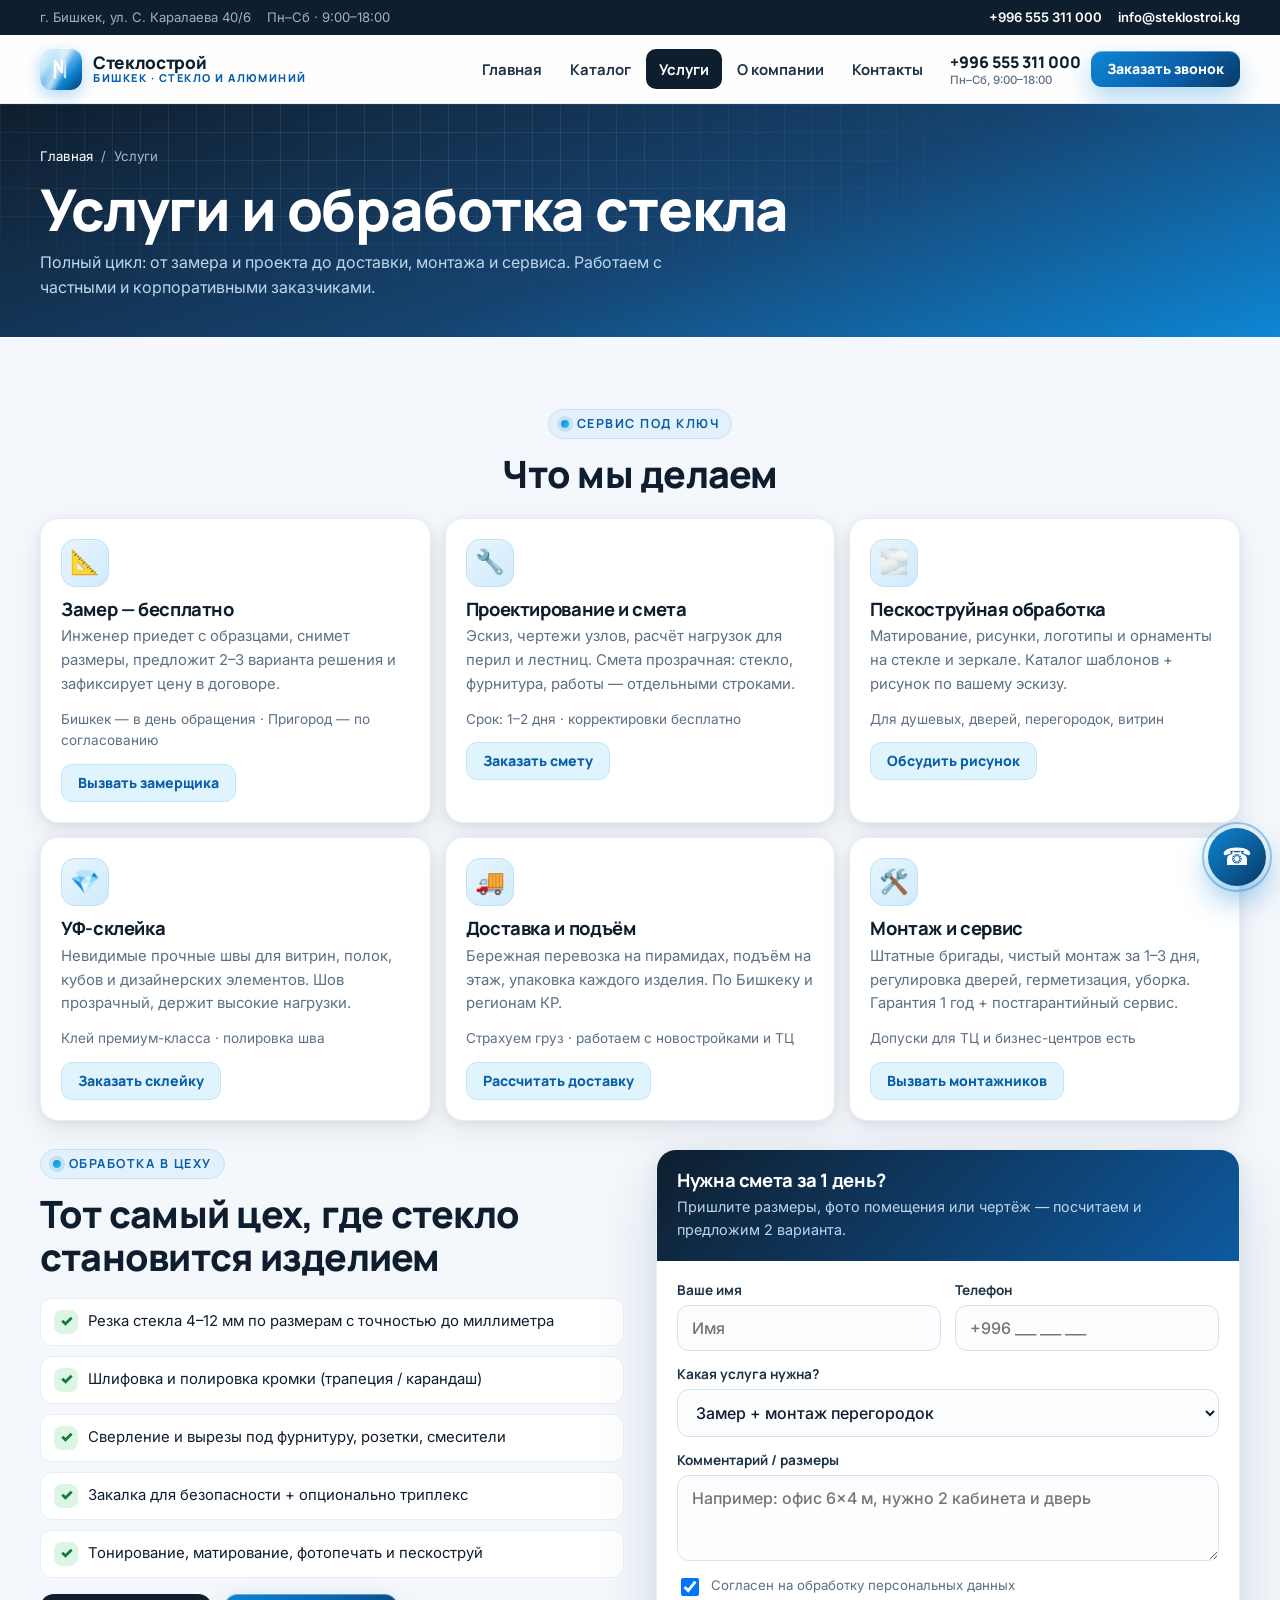
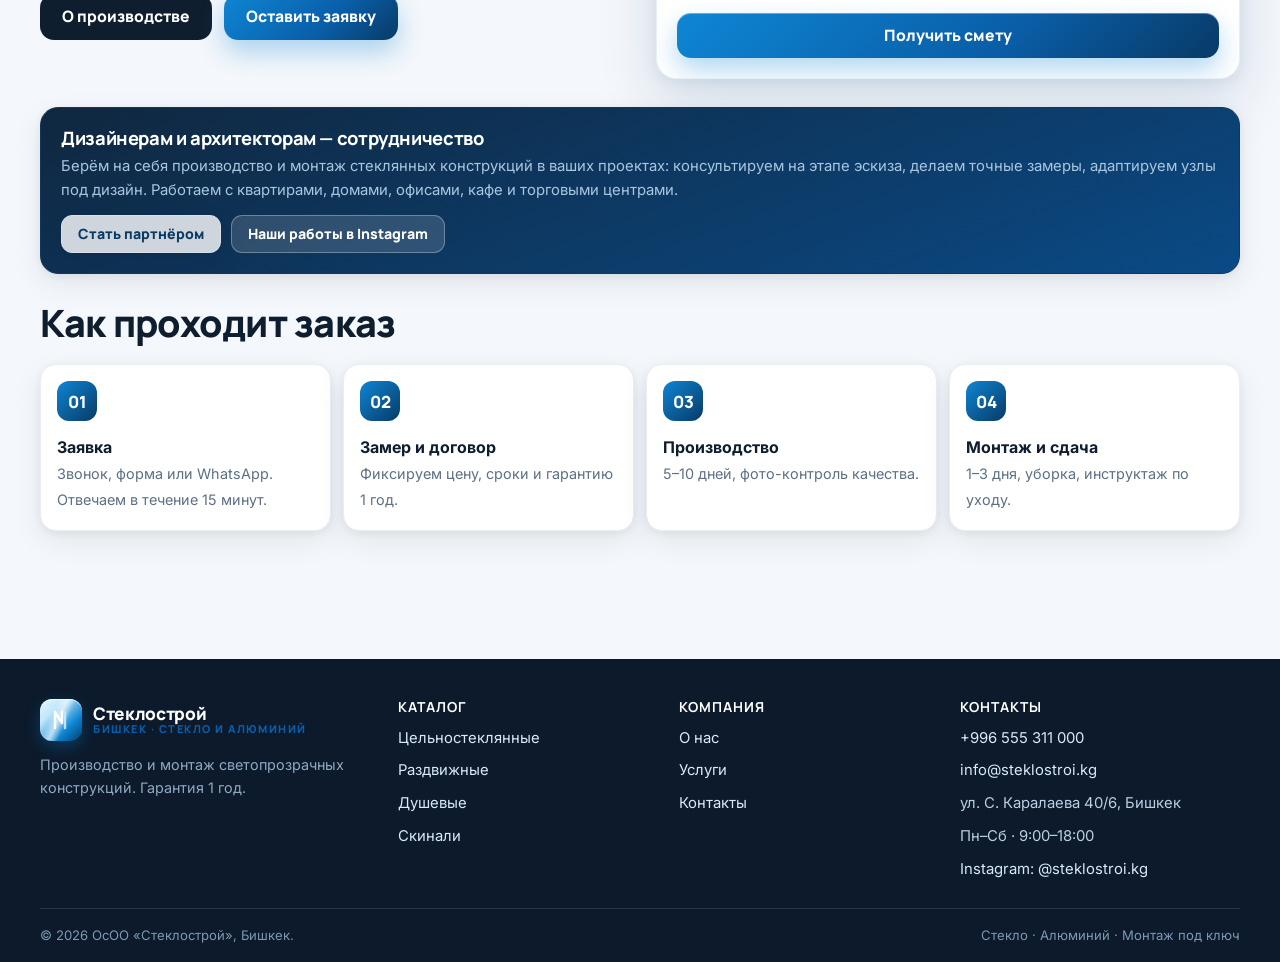
<file: services.html>
<!DOCTYPE html>
<html lang="ru">
<head>
  <meta charset="UTF-8"><meta name="viewport" content="width=device-width, initial-scale=1.0">
  <title>Услуги — замер, обработка стекла, доставка и монтаж | Стеклострой</title>
  <meta name="description" content="Услуги Стеклострой: бесплатный замер, пескоструйная обработка, УФ-склейка, резка и закалка, доставка и монтаж стеклянных конструкций в Бишкеке.">
  <link rel="icon" type="image/svg+xml" href="assets/favicon.svg">
  <link rel="preconnect" href="https://fonts.googleapis.com"><link rel="preconnect" href="https://fonts.gstatic.com" crossorigin>
  <link href="https://fonts.googleapis.com/css2?family=Inter:wght@400;500;600&family=Manrope:wght@500;600;700;800&display=swap" rel="stylesheet">
  <link rel="stylesheet" href="css/style.css">
</head>
<body>
  <div class="topbar"><div class="container"><div class="topbar__contacts"><span>г. Бишкек, ул. С. Каралаева 40/6</span><span>Пн–Сб · 9:00–18:00</span></div><div class="topbar__contacts"><a href="tel:+996555311000">+996 555 311 000</a><a href="mailto:info@steklostroi.kg">info@steklostroi.kg</a></div></div></div>
  <header class="site-header" id="siteHeader"><div class="container header-inner">
    <a class="logo" href="index.html"><span class="logo__mark"><svg viewBox="0 0 24 24" fill="none"><path d="M6 20V4l7 11V4" stroke="#fff" stroke-width="2.4" stroke-linecap="round" stroke-linejoin="round"/><path d="M16 4v16" stroke="#bfe6fa" stroke-width="2.4" stroke-linecap="round"/></svg></span><span class="logo__name">Стеклострой<small>Бишкек · стекло и алюминий</small></span></a>
    <nav class="nav" aria-label="Основная навигация"><a href="index.html" data-nav>Главная</a><a href="catalog.html" data-nav>Каталог</a><a href="services.html" data-nav class="is-active">Услуги</a><a href="about.html" data-nav>О компании</a><a href="contacts.html" data-nav>Контакты</a></nav>
    <div class="header-cta"><a class="header-phone" href="tel:+996555311000">+996 555 311 000<small>Пн–Сб, 9:00–18:00</small></a><button class="btn btn--primary btn--sm" data-modal data-title="Заказать обратный звонок" data-topic="Обратный звонок (услуги)">Заказать звонок</button></div>
    <button class="burger" id="burger" aria-label="Открыть меню" aria-expanded="false"><span></span></button>
  </div><nav class="mobile-menu" id="mobileMenu"><a href="index.html">Главная <span>→</span></a><a href="catalog.html">Каталог <span>→</span></a><a href="services.html" class="is-active">Услуги <span>→</span></a><a href="about.html">О компании <span>→</span></a><a href="contacts.html">Контакты <span>→</span></a><div class="mobile-menu__cta"><a class="btn btn--primary" href="tel:+996555311000" style="justify-content:center">Позвонить: +996 555 311 000</a><button class="btn btn--glass" data-modal data-title="Заказать обратный звонок" data-topic="Обратный звонок">Заказать звонок</button></div></nav></header>

  <main>
    <section class="page-hero"><div class="container" style="position:relative;z-index:1">
      <div class="breadcrumbs"><a href="index.html">Главная</a> / <span>Услуги</span></div>
      <h1>Услуги и обработка стекла</h1>
      <p>Полный цикл: от замера и проекта до доставки, монтажа и сервиса. Работаем с частными и корпоративными заказчиками.</p>
    </div></section>

    <section class="section"><div class="container">
      <div class="center reveal"><span class="eyebrow">Сервис под ключ</span><h2>Что мы делаем</h2></div>
      <div class="grid grid--cards" style="margin-top:22px">
        <article class="card reveal"><div class="card__icon">📐</div><h3>Замер — бесплатно</h3><p>Инженер приедет с образцами, снимет размеры, предложит 2–3 варианта решения и зафиксирует цену в договоре.</p><p style="font-size:.85rem;color:var(--muted)">Бишкек — в день обращения · Пригород — по согласованию</p><button class="btn btn--ghost btn--sm" data-modal data-title="Вызвать замерщика" data-topic="Замер">Вызвать замерщика</button></article>
        <article class="card reveal"><div class="card__icon">🔧</div><h3>Проектирование и смета</h3><p>Эскиз, чертежи узлов, расчёт нагрузок для перил и лестниц. Смета прозрачная: стекло, фурнитура, работы — отдельными строками.</p><p style="font-size:.85rem;color:var(--muted)">Срок: 1–2 дня · корректировки бесплатно</p><button class="btn btn--ghost btn--sm" data-modal data-title="Заказать проект и смету" data-topic="Проект">Заказать смету</button></article>
        <article class="card reveal"><div class="card__icon">🌫️</div><h3>Пескоструйная обработка</h3><p>Матирование, рисунки, логотипы и орнаменты на стекле и зеркале. Каталог шаблонов + рисунок по вашему эскизу.</p><p style="font-size:.85rem;color:var(--muted)">Для душевых, дверей, перегородок, витрин</p><button class="btn btn--ghost btn--sm" data-modal data-title="Пескоструйный рисунок" data-topic="Пескоструй">Обсудить рисунок</button></article>
        <article class="card reveal"><div class="card__icon">💎</div><h3>УФ-склейка</h3><p>Невидимые прочные швы для витрин, полок, кубов и дизайнерских элементов. Шов прозрачный, держит высокие нагрузки.</p><p style="font-size:.85rem;color:var(--muted)">Клей премиум-класса · полировка шва</p><button class="btn btn--ghost btn--sm" data-modal data-title="УФ-склейка" data-topic="УФ-склейка">Заказать склейку</button></article>
        <article class="card reveal"><div class="card__icon">🚚</div><h3>Доставка и подъём</h3><p>Бережная перевозка на пирамидах, подъём на этаж, упаковка каждого изделия. По Бишкеку и регионам КР.</p><p style="font-size:.85rem;color:var(--muted)">Страхуем груз · работаем с новостройками и ТЦ</p><button class="btn btn--ghost btn--sm" data-modal data-title="Доставка конструкций" data-topic="Доставка">Рассчитать доставку</button></article>
        <article class="card reveal"><div class="card__icon">🛠️</div><h3>Монтаж и сервис</h3><p>Штатные бригады, чистый монтаж за 1–3 дня, регулировка дверей, герметизация, уборка. Гарантия 1 год + постгарантийный сервис.</p><p style="font-size:.85rem;color:var(--muted)">Допуски для ТЦ и бизнес-центров есть</p><button class="btn btn--ghost btn--sm" data-modal data-title="Монтаж конструкций" data-topic="Монтаж">Вызвать монтажников</button></article>
      </div>

      <div class="split" style="margin-top:28px">
        <div class="reveal">
          <span class="eyebrow">Обработка в цеху</span>
          <h2>Тот самый цех, где стекло становится изделием</h2>
          <ul class="checklist">
            <li>Резка стекла 4–12 мм по размерам с точностью до миллиметра</li>
            <li>Шлифовка и полировка кромки (трапеция / карандаш)</li>
            <li>Сверление и вырезы под фурнитуру, розетки, смесители</li>
            <li>Закалка для безопасности + опционально триплекс</li>
            <li>Тонирование, матирование, фотопечать и пескоструй</li>
          </ul>
          <div style="display:flex;gap:12px;flex-wrap:wrap"><a class="btn btn--dark" href="about.html">О производстве</a><button class="btn btn--primary" data-modal data-title="Обработка стекла на заказ" data-topic="Обработка">Оставить заявку</button></div>
        </div>
        <div class="calc reveal">
          <div class="calc__head"><h3>Нужна смета за 1 день?</h3><p>Пришлите размеры, фото помещения или чертёж — посчитаем и предложим 2 варианта.</p></div>
          <form class="calc__body" data-validate novalidate>
            <div class="calc__row">
              <div class="field"><label for="sName">Ваше имя</label><input id="sName" name="name" type="text" placeholder="Имя" required><span class="error-text">Укажите имя</span></div>
              <div class="field"><label for="sPhone">Телефон</label><input id="sPhone" name="phone" type="tel" placeholder="+996 ___ ___ ___" required><span class="error-text">Введите корректный телефон</span></div>
            </div>
            <div class="field"><label for="sType">Какая услуга нужна?</label><select id="sType" name="type"><option>Замер + монтаж перегородок</option><option>Душевая кабина</option><option>Пескоструй / УФ-склейка</option><option>Перила / лестница</option><option>Скинали для кухни</option><option>Другое</option></select></div>
            <div class="field"><label for="sMsg">Комментарий / размеры</label><textarea id="sMsg" name="message" rows="3" placeholder="Например: офис 6×4 м, нужно 2 кабинета и дверь"></textarea></div>
            <label style="display:flex;gap:9px;font-size:.83rem;color:var(--muted)"><input type="checkbox" name="agree" checked style="width:18px;height:18px"> Согласен на обработку персональных данных</label>
            <button class="btn btn--primary btn--block" type="submit">Получить смету</button>
          </form>
        </div>
      </div>

      <div style="margin-top:28px" class="reveal">
        <div class="card card--dark">
          <h3>Дизайнерам и архитекторам — сотрудничество</h3>
          <p>Берём на себя производство и монтаж стеклянных конструкций в ваших проектах: консультируем на этапе эскиза, делаем точные замеры, адаптируем узлы под дизайн. Работаем с квартирами, домами, офисами, кафе и торговыми центрами.</p>
          <div style="display:flex;gap:10px;flex-wrap:wrap;margin-top:12px"><button class="btn btn--glass btn--sm" data-modal data-title="Сотрудничество для дизайнеров" data-topic="Партнёрство">Стать партнёром</button><a class="btn btn--sm" style="background:rgba(255,255,255,.14);color:#fff;border:1px solid rgba(255,255,255,.3);text-decoration:none" href="https://www.instagram.com/steklostroi.kg" target="_blank" rel="noopener">Наши работы в Instagram</a></div>
        </div>
      </div>

      <div style="margin-top:28px" class="reveal">
        <h2>Как проходит заказ</h2>
        <div class="steps" style="margin-top:14px">
          <div class="step"><strong>Заявка</strong><br><span style="color:var(--muted);font-size:.9rem">Звонок, форма или WhatsApp. Отвечаем в течение 15 минут.</span></div>
          <div class="step"><strong>Замер и договор</strong><br><span style="color:var(--muted);font-size:.9rem">Фиксируем цену, сроки и гарантию 1 год.</span></div>
          <div class="step"><strong>Производство</strong><br><span style="color:var(--muted);font-size:.9rem">5–10 дней, фото-контроль качества.</span></div>
          <div class="step"><strong>Монтаж и сдача</strong><br><span style="color:var(--muted);font-size:.9rem">1–3 дня, уборка, инструктаж по уходу.</span></div>
        </div>
      </div>
    </div></section>
  </main>

  <footer class="site-footer"><div class="container footer-grid">
    <div class="footer-brand"><a class="logo" href="index.html" style="margin-bottom:12px"><span class="logo__mark"><svg viewBox="0 0 24 24" fill="none"><path d="M6 20V4l7 11V4" stroke="#fff" stroke-width="2.4" stroke-linecap="round" stroke-linejoin="round"/><path d="M16 4v16" stroke="#bfe6fa" stroke-width="2.4" stroke-linecap="round"/></svg></span><span class="logo__name" style="color:#fff">Стеклострой<small>Бишкек · стекло и алюминий</small></span></a><p>Производство и монтаж светопрозрачных конструкций. Гарантия 1 год.</p></div>
    <div class="footer-col"><h4>Каталог</h4><ul><li><a href="catalog.html#frameless">Цельностеклянные</a></li><li><a href="catalog.html#sliding">Раздвижные</a></li><li><a href="catalog.html#shower">Душевые</a></li><li><a href="catalog.html#skinali">Скинали</a></li></ul></div>
    <div class="footer-col"><h4>Компания</h4><ul><li><a href="about.html">О нас</a></li><li><a href="services.html">Услуги</a></li><li><a href="contacts.html">Контакты</a></li></ul></div>
    <div class="footer-col"><h4>Контакты</h4><ul><li><a href="tel:+996555311000">+996 555 311 000</a></li><li><a href="mailto:info@steklostroi.kg">info@steklostroi.kg</a></li><li>ул. С. Каралаева 40/6, Бишкек</li><li>Пн–Сб · 9:00–18:00</li><li><a href="https://www.instagram.com/steklostroi.kg" target="_blank" rel="noopener">Instagram: @steklostroi.kg</a></li></ul></div>
  </div><div class="container footer-bottom"><span>© <span id="year">2026</span> ОсОО «Стеклострой», Бишкек.</span><span>Стекло · Алюминий · Монтаж под ключ</span></div></footer>

  <div class="modal-backdrop" id="modalBackdrop" role="dialog" aria-modal="true" aria-labelledby="modalTitle"><div class="modal">
    <div class="modal__head"><div><h3 id="modalTitle">Заказать обратный звонок</h3><p id="modalSub">Перезвоним в течение 15 минут в рабочее время.</p></div><button class="modal__close" data-close aria-label="Закрыть">✕</button></div>
    <form class="modal__body" id="modalForm" data-validate novalidate><input type="hidden" id="modalTopic" name="topic" value="Услуги"><div class="field"><label for="modalName">Ваше имя</label><input id="modalName" name="name" type="text" placeholder="Имя" required><span class="error-text">Укажите имя</span></div><div class="field"><label for="modalPhone">Телефон</label><input id="modalPhone" name="phone" type="tel" placeholder="+996 ___ ___ ___" required><span class="error-text">Введите корректный телефон</span></div><label style="display:flex;gap:9px;font-size:.83rem;color:var(--muted)"><input type="checkbox" name="agree" checked style="width:18px;height:18px"> Согласен на обработку данных</label><button class="btn btn--primary btn--block" type="submit">Жду звонка</button></form>
  </div></div>
  <div class="toast" id="toast" role="status" aria-live="polite"></div>
  <button class="floating-call" data-modal data-title="Заказать обратный звонок" data-topic="Кнопка звонка" aria-label="Заказать звонок">☎</button>
  <script src="js/main.js" defer></script>
</body>
</html>
</file>
<file: css/style.css>
/* ============================================================
   СТЕКЛОСТРОЙ · Бишкек — дизайн-система
   Промышленно-корпоративный минимализм / Mobile First
   Шрифт: Manrope + Inter (Google Fonts, с системным фолбэком)
   ============================================================ */
:root{
  --bg:#f4f7fb;
  --bg-soft:#eef3f9;
  --surface:#ffffff;
  --glass:rgba(255,255,255,.72);
  --ink:#0f1e2e;
  --ink-2:#1d3247;
  --muted:#5d7085;
  --line:#d9e2ec;
  --line-soft:#e8eef5;
  --accent:#0e86d4;
  --accent-deep:#0a5ea8;
  --accent-ink:#083a66;
  --cyan:#2fc4f2;
  --cyan-soft:#dff4fd;
  --metal:#aebfcf;
  --ok:#12975a;
  --warn:#c2410c;
  --danger:#d92d20;
  --radius:18px;
  --radius-s:12px;
  --shadow:0 10px 30px rgba(15,30,46,.08),0 2px 8px rgba(15,30,46,.06);
  --shadow-lg:0 24px 60px rgba(10,62,110,.14),0 4px 16px rgba(10,62,110,.08);
  --header-h:68px;
  --container:1200px;
  --font-display:"Manrope",system-ui,-apple-system,"Segoe UI",Roboto,Arial,sans-serif;
  --font-body:"Inter",system-ui,-apple-system,"Segoe UI",Roboto,Arial,sans-serif;
}
*{box-sizing:border-box}
*::before,*::after{box-sizing:border-box}
html{scroll-behavior:smooth;-webkit-text-size-adjust:100%}
body{
  margin:0;
  font-family:var(--font-body);
  background:var(--bg);
  color:var(--ink);
  line-height:1.6;
  font-size:16px;
  -webkit-font-smoothing:antialiased;
  overflow-x:hidden;
}
h1,h2,h3,h4{font-family:var(--font-display);line-height:1.12;letter-spacing:-.02em;margin:0 0 .55em;color:var(--ink)}
h1{font-size:clamp(2rem,5.2vw,3.6rem);font-weight:800}
h2{font-size:clamp(1.55rem,3.4vw,2.35rem);font-weight:800}
h3{font-size:1.15rem;font-weight:750}
p{margin:0 0 1em}
a{color:var(--accent-deep);text-decoration:none}
a:hover{text-decoration:underline}
img,svg{max-width:100%;display:block}
::selection{background:#bfe6fa}

/* blueprint grid backdrop — фирменный приём */
.blueprint{
  background-image:
    linear-gradient(rgba(14,134,212,.07) 1px,transparent 1px),
    linear-gradient(90deg,rgba(14,134,212,.07) 1px,transparent 1px);
  background-size:28px 28px;
}

.container{width:min(var(--container),100% - 32px);margin-inline:auto}
.section{padding:56px 0}
.section--tight{padding:36px 0}
.eyebrow{
  display:inline-flex;align-items:center;gap:8px;
  font:700 .78rem/1 var(--font-display);
  letter-spacing:.12em;text-transform:uppercase;
  color:var(--accent-deep);
  background:#e2f1fc;border:1px solid #c4e3f8;
  padding:8px 12px;border-radius:100px;margin-bottom:14px;
}
.eyebrow::before{content:"";width:8px;height:8px;border-radius:50%;background:linear-gradient(135deg,var(--accent),var(--cyan));box-shadow:0 0 0 4px rgba(14,134,212,.15)}
.lead{font-size:clamp(1rem,2vw,1.17rem);color:var(--muted);max-width:62ch}
.center{text-align:center}
.center .lead{margin-inline:auto}

/* ---------- Buttons ---------- */
.btn{
  appearance:none;border:0;cursor:pointer;
  display:inline-flex;align-items:center;justify-content:center;gap:10px;
  font:800 .98rem/1 var(--font-display);
  padding:15px 22px;border-radius:14px;
  transition:transform .18s ease,box-shadow .18s ease,background .18s ease;
  text-decoration:none!important;white-space:nowrap;
}
.btn:active{transform:translateY(1px) scale(.99)}
.btn--primary{
  color:#fff;background:linear-gradient(135deg,#0e86d4 0%,#0a5ea8 60%,#083a66 100%);
  box-shadow:0 12px 26px rgba(14,134,212,.32),inset 0 1px 0 rgba(255,255,255,.35);
}
.btn--primary:hover{box-shadow:0 16px 34px rgba(14,134,212,.4);filter:brightness(1.04)}
.btn--glass{
  color:var(--accent-ink);background:rgba(255,255,255,.8);
  border:1px solid var(--line);backdrop-filter:blur(10px);
  box-shadow:var(--shadow);
}
.btn--ghost{color:var(--accent-deep);background:var(--cyan-soft);border:1px solid #bfe6f9}
.btn--dark{color:#fff;background:#0f1e2e}
.btn--sm{padding:11px 16px;font-size:.88rem;border-radius:11px}
.btn--block{width:100%}
.btn svg{width:18px;height:18px;flex:none}

/* ---------- Header ---------- */
.topbar{
  background:#0f1e2e;color:#cfe3f5;font-size:.82rem;
  padding:7px 0;
}
.topbar .container{display:flex;gap:16px;align-items:center;justify-content:space-between}
.topbar a{color:#fff;text-decoration:none;font-weight:600}
.topbar__contacts{display:flex;gap:16px;flex-wrap:wrap;align-items:center}
.topbar__contacts span{opacity:.75}
.site-header{
  position:sticky;top:0;z-index:60;
  min-height:var(--header-h);
  background:rgba(255,255,255,.86);
  backdrop-filter:blur(14px) saturate(1.2);
  -webkit-backdrop-filter:blur(14px) saturate(1.2);
  border-bottom:1px solid var(--line-soft);
  transition:box-shadow .2s ease;
}
.site-header.is-scrolled{box-shadow:0 8px 30px rgba(15,30,46,.1)}
.header-inner{display:flex;align-items:center;gap:14px;min-height:var(--header-h)}
.logo{display:flex;align-items:center;gap:11px;text-decoration:none!important;margin-right:auto}
.logo__mark{
  width:42px;height:42px;border-radius:12px;flex:none;
  background:linear-gradient(135deg,#e8f6fe 0%,#bfe6fa 30%,#0e86d4 68%,#083a66 100%);
  display:grid;place-items:center;position:relative;overflow:hidden;
  box-shadow:inset 0 1px 0 rgba(255,255,255,.7),0 6px 16px rgba(14,134,212,.3);
}
.logo__mark::after{
  content:"";position:absolute;inset:0;
  background:linear-gradient(115deg,transparent 30%,rgba(255,255,255,.65) 45%,transparent 60%);
}
.logo__mark svg{width:24px;height:24px;position:relative;z-index:1}
.logo__name{font:800 1.08rem/1 var(--font-display);letter-spacing:-.02em;color:var(--ink)}
.logo__name small{display:block;font:700 .68rem/1.2 var(--font-display);letter-spacing:.14em;text-transform:uppercase;color:var(--accent-deep);font-weight:800}
.nav{display:none}
.nav a{
  font:700 .93rem var(--font-display);color:var(--ink-2);
  padding:10px 13px;border-radius:10px;text-decoration:none!important;
}
.nav a:hover{background:#eaf3fb}
.nav a.is-active{background:#0f1e2e;color:#fff}
.header-cta{display:none;align-items:center;gap:10px}
.header-phone{font:800 1rem var(--font-display);color:var(--ink);text-decoration:none!important}
.header-phone small{display:block;font:600 .72rem var(--font-body);color:var(--muted);font-weight:500}
.burger{
  width:46px;height:46px;border-radius:12px;border:1px solid var(--line);
  background:#fff;display:grid;place-items:center;cursor:pointer;flex:none;
}
.burger span{display:block;width:20px;height:2px;background:var(--ink);border-radius:2px;position:relative;transition:.2s}
.burger span::before,.burger span::after{content:"";position:absolute;left:0;width:100%;height:2px;background:var(--ink);border-radius:2px;transition:.2s}
.burger span::before{top:-6px}.burger span::after{top:6px}
.burger[aria-expanded="true"] span{background:transparent}
.burger[aria-expanded="true"] span::before{top:0;transform:rotate(45deg)}
.burger[aria-expanded="true"] span::after{top:0;transform:rotate(-45deg)}
.mobile-menu{
  display:none;border-top:1px solid var(--line-soft);
  background:rgba(255,255,255,.98);padding:10px 16px 18px;
}
.mobile-menu.open{display:block}
.mobile-menu a{
  display:flex;justify-content:space-between;align-items:center;
  padding:13px 12px;border-radius:12px;
  font:750 .99rem var(--font-display);color:var(--ink);text-decoration:none!important;
}
.mobile-menu a.is-active{background:#0f1e2e;color:#fff}
.mobile-menu a + a{margin-top:2px}
.mobile-menu__cta{display:grid;gap:10px;margin-top:12px}

/* ---------- Hero ---------- */
.hero{position:relative;overflow:hidden;padding:34px 0 30px}
.hero__grid{display:grid;gap:26px}
.hero__copy{position:relative;z-index:2}
.hero__badges{display:flex;gap:8px;flex-wrap:wrap;margin:16px 0 20px}
.badge{
  font:700 .78rem var(--font-display);color:var(--accent-ink);
  background:rgba(255,255,255,.85);border:1px solid var(--line);
  padding:8px 12px;border-radius:100px;backdrop-filter:blur(8px);
}
.hero__actions{display:flex;gap:12px;flex-wrap:wrap;margin-top:22px}
.hero__meta{display:flex;gap:22px;flex-wrap:wrap;margin-top:22px}
.hero__meta div strong{display:block;font:800 1.25rem var(--font-display)}
.hero__meta div span{font-size:.86rem;color:var(--muted)}

/* фирменный glass-visual: стеклянные панели */
.hero-visual{position:relative;min-height:340px;border-radius:22px;overflow:hidden;
  background:linear-gradient(160deg,#0f1e2e 0%,#14385e 34%,#0e86d4 72%,#2fc4f2 100%);
  box-shadow:var(--shadow-lg);border:1px solid rgba(255,255,255,.4);
}
.hero-visual::before{
  content:"";position:absolute;inset:0;
  background-image:linear-gradient(rgba(255,255,255,.14) 1px,transparent 1px),linear-gradient(90deg,rgba(255,255,255,.14) 1px,transparent 1px);
  background-size:30px 30px;mask-image:radial-gradient(80% 80% at 60% 30%,#000 40%,transparent 100%);
}
.glass-panel{
  position:absolute;border-radius:16px;
  background:linear-gradient(135deg,rgba(255,255,255,.55),rgba(255,255,255,.12));
  border:1px solid rgba(255,255,255,.65);
  backdrop-filter:blur(8px);box-shadow:0 18px 40px rgba(0,0,0,.22),inset 0 1px 0 rgba(255,255,255,.8);
  overflow:hidden;
}
.glass-panel::after{content:"";position:absolute;top:0;bottom:0;width:38px;background:linear-gradient(105deg,transparent,rgba(255,255,255,.55),transparent);animation:sheen 5s ease-in-out infinite}
@keyframes sheen{0%,100%{left:-60px}50%{left:105%}}
.gp1{left:7%;top:10%;width:44%;height:56%}
.gp2{right:6%;top:22%;width:39%;height:62%}
.gp3{left:16%;bottom:8%;width:66%;height:26%;display:flex;align-items:center;gap:12px;padding:12px 16px}
.gp3 strong{font:800 .92rem var(--font-display);color:#0b2a46}
.gp3 span{font-size:.78rem;color:#27465f}
.price-chip{
  margin-left:auto;flex:none;
  font:800 .9rem var(--font-display);color:#fff;
  background:linear-gradient(135deg,#0e86d4,#083a66);
  padding:9px 13px;border-radius:11px;box-shadow:0 8px 18px rgba(8,58,102,.4);
}
.hero-visual__ruler{position:absolute;left:14px;bottom:14px;right:14px;display:none}

/* ---------- Trust strip ---------- */
.trust{display:grid;gap:10px;margin-top:22px}
.trust__item{display:flex;gap:12px;align-items:flex-start;background:var(--surface);border:1px solid var(--line-soft);border-radius:14px;padding:13px 14px;box-shadow:var(--shadow)}
.trust__item i{width:38px;height:38px;flex:none;border-radius:11px;display:grid;place-items:center;background:linear-gradient(135deg,#e3f2fd,#c9e8fb);font-size:19px}
.trust__item strong{display:block;font:750 .93rem var(--font-display)}
.trust__item span{font-size:.85rem;color:var(--muted)}

/* ---------- Cards / grids ---------- */
.grid{display:grid;gap:14px}
.grid--cards{grid-template-columns:1fr}
.card{
  background:var(--surface);border:1px solid var(--line-soft);
  border-radius:var(--radius);padding:20px;
  box-shadow:var(--shadow);position:relative;overflow:hidden;
  transition:transform .18s ease,box-shadow .18s ease;
}
.card:hover{transform:translateY(-3px);box-shadow:var(--shadow-lg)}
.card::before{content:"";position:absolute;top:0;left:0;right:0;height:4px;background:linear-gradient(90deg,var(--accent),var(--cyan));opacity:0;transition:.2s}
.card:hover::before{opacity:1}
.card__icon{width:48px;height:48px;border-radius:14px;display:grid;place-items:center;font-size:24px;margin-bottom:12px;background:linear-gradient(135deg,#e8f5fe,#d0ebfc);border:1px solid #bfe0f5}
.card h3{margin:0 0 6px}
.card p{color:var(--muted);font-size:.93rem;margin:0 0 12px}
.card__price{display:flex;align-items:baseline;gap:8px;margin:8px 0 14px}
.card__price strong{font:800 1.25rem var(--font-display);color:var(--accent-deep)}
.card__price span{font-size:.83rem;color:var(--muted)}
.card__link{font:750 .9rem var(--font-display);display:inline-flex;gap:6px;align-items:center}
.card--dark{background:linear-gradient(160deg,#10273f,#0a4a86);color:#dcecfb;border-color:#123757}
.card--dark h3{color:#fff}
.card--dark p{color:#a9c6df}

/* numbered process */
.steps{display:grid;gap:12px;counter-reset:step}
.step{background:var(--surface);border:1px solid var(--line-soft);border-radius:16px;padding:18px 18px 18px 70px;position:relative;box-shadow:var(--shadow)}
.step::before{
  counter-increment:step;content:"0" counter(step);
  position:absolute;left:16px;top:16px;
  font:800 1.05rem var(--font-display);color:#fff;
  background:linear-gradient(135deg,var(--accent),var(--accent-ink));
  width:40px;height:40px;border-radius:12px;display:grid;place-items:center;
}

/* ---------- Split / about preview ---------- */
.split{display:grid;gap:20px;align-items:start}
.factory{
  border-radius:20px;overflow:hidden;background:#0f1e2e;color:#dcecfb;
  border:1px solid #1d3a58;box-shadow:var(--shadow-lg);
}
.factory__head{padding:20px;border-bottom:1px solid rgba(255,255,255,.12)}
.factory__head h3{color:#fff;margin:0}
.factory__body{padding:6px 20px 20px;color:#a9c6df;font-size:.92rem}
.stat-row{display:grid;grid-template-columns:repeat(3,1fr);gap:10px;margin-top:14px}
.stat{background:rgba(255,255,255,.07);border:1px solid rgba(255,255,255,.14);border-radius:14px;padding:12px;text-align:center}
.stat strong{display:block;font:800 1.3rem var(--font-display);color:#fff}
.stat span{font-size:.76rem;color:#9db9d2}
.checklist{list-style:none;margin:16px 0;padding:0;display:grid;gap:10px}
.checklist li{display:flex;gap:10px;align-items:flex-start;background:var(--surface);border:1px solid var(--line-soft);padding:11px 13px;border-radius:12px;font-size:.93rem}
.checklist li::before{content:"✓";flex:none;width:24px;height:24px;border-radius:8px;display:grid;place-items:center;background:#dcf5e5;color:#0d7a43;font-weight:900}

/* ---------- Calculator / forms ---------- */
.calc{background:var(--surface);border:1px solid var(--line-soft);border-radius:20px;box-shadow:var(--shadow-lg);overflow:hidden}
.calc__head{background:linear-gradient(135deg,#0f1e2e,#0e5aa0);color:#fff;padding:20px}
.calc__head h3{color:#fff;margin:0 0 4px}
.calc__head p{margin:0;color:#bcd6ec;font-size:.9rem}
.calc__body{padding:20px;display:grid;gap:14px}
.field{display:grid;gap:6px}
.field label{font:700 .85rem var(--font-display);color:var(--ink-2)}
.field input,.field select,.field textarea{
  font:500 1rem var(--font-body);color:var(--ink);
  border:1.5px solid var(--line);border-radius:12px;padding:12px 14px;background:#fbfdff;width:100%;
}
.field input:focus,.field select:focus,.field textarea:focus{outline:none;border-color:var(--accent);box-shadow:0 0 0 4px rgba(14,134,212,.15);background:#fff}
.field small{font-size:.8rem;color:var(--muted)}
.field--error input,.field--error select,.field--error textarea{border-color:var(--danger);box-shadow:0 0 0 4px rgba(217,45,32,.12)}
.error-text{font-size:.8rem;color:var(--danger);display:none}
.field--error .error-text{display:block}
.calc__row{display:grid;gap:14px}
.calc-result{background:#f0f7fd;border:1px dashed #9ccbf0;border-radius:14px;padding:14px 16px;display:flex;gap:12px;align-items:center;justify-content:space-between;flex-wrap:wrap}
.calc-result strong{font:800 1.4rem var(--font-display);color:var(--accent-deep)}
.calc-result span{font-size:.85rem;color:var(--muted)}

/* ---------- Tables / price ---------- */
.price-table{width:100%;border-collapse:separate;border-spacing:0;background:#fff;border:1px solid var(--line-soft);border-radius:16px;overflow:hidden;box-shadow:var(--shadow);font-size:.93rem}
.price-table th{background:#0f1e2e;color:#fff;text-align:left;padding:13px 14px;font:700 .85rem var(--font-display)}
.price-table td{padding:12px 14px;border-top:1px solid var(--line-soft);vertical-align:top}
.price-table tr:nth-child(even) td{background:#f7fafd}
.tag{display:inline-block;font:700 .74rem var(--font-display);padding:4px 9px;border-radius:100px;background:#e2f1fc;color:var(--accent-ink);border:1px solid #bfe0f5}
.tag--hit{background:#0f1e2e;color:#fff;border-color:#0f1e2e}

/* ---------- Page hero (inner) ---------- */
.page-hero{background:linear-gradient(160deg,#0f1e2e 0%,#164471 55%,#0e86d4 100%);color:#e7f2fc;position:relative;overflow:hidden;padding:42px 0 36px}
.page-hero::before{content:"";position:absolute;inset:0;background-image:linear-gradient(rgba(255,255,255,.1) 1px,transparent 1px),linear-gradient(90deg,rgba(255,255,255,.1) 1px,transparent 1px);background-size:28px 28px;mask-image:radial-gradient(75% 90% at 30% 20%,#000,transparent 75%)}
.page-hero h1{color:#fff;margin:10px 0 8px}
.page-hero p{color:#bcd6ec;max-width:64ch;margin:0}
.breadcrumbs{display:flex;gap:8px;align-items:center;font-size:.83rem;color:#9db9d2}
.breadcrumbs a{color:#fff;text-decoration:none}
.filters{display:flex;gap:8px;flex-wrap:wrap;margin:18px 0 6px}
.chip{border:1px solid var(--line);background:#fff;border-radius:100px;padding:9px 15px;font:700 .86rem var(--font-display);cursor:pointer;color:var(--ink-2)}
.chip.is-on{background:#0f1e2e;color:#fff;border-color:#0f1e2e}

/* ---------- FAQ ---------- */
.faq{display:grid;gap:10px}
.faq details{background:#fff;border:1px solid var(--line-soft);border-radius:14px;padding:15px 17px;box-shadow:var(--shadow)}
.faq summary{cursor:pointer;font:750 .97rem var(--font-display);list-style:none;display:flex;justify-content:space-between;gap:12px;align-items:center}
.faq summary::-webkit-details-marker{display:none}
.faq summary::after{content:"+";width:30px;height:30px;flex:none;border-radius:10px;display:grid;place-items:center;background:#e8f3fb;font-weight:900;color:var(--accent-deep)}
.faq details[open] summary::after{content:"–";background:#0f1e2e;color:#fff}
.faq p{color:var(--muted);font-size:.93rem;margin:10px 0 0}

/* ---------- Contacts ---------- */
.contact-grid{display:grid;gap:14px}
.contact-card{background:#fff;border:1px solid var(--line-soft);border-radius:16px;padding:18px;box-shadow:var(--shadow)}
.contact-card strong{display:block;font:800 1.05rem var(--font-display);margin:8px 0 4px}
.contact-card p{color:var(--muted);font-size:.92rem;margin:0}
.map-shell{border-radius:18px;overflow:hidden;border:1px solid var(--line);box-shadow:var(--shadow);background:#dfe9f2;min-height:320px;position:relative}
.map-shell iframe{width:100%;height:100%;min-height:340px;border:0;display:block}
.map-pin{position:absolute;left:50%;top:44%;transform:translate(-50%,-100%);text-align:center;pointer-events:none}
.map-pin div{background:#0f1e2e;color:#fff;font:800 .82rem var(--font-display);padding:9px 13px;border-radius:12px;box-shadow:0 10px 24px rgba(0,0,0,.3)}
.map-pin::after{content:"";display:block;width:2px;height:28px;background:#0f1e2e;margin:0 auto}

/* ---------- Footer ---------- */
.site-footer{background:#0c1a2b;color:#b9cfE3;margin-top:56px}
.site-footer a{color:#d8e9f8;text-decoration:none}
.site-footer a:hover{color:#fff}
.footer-grid{display:grid;gap:26px;padding:40px 0 26px}
.footer-brand p{font-size:.9rem;color:#8fa9c2}
.footer-col h4{color:#fff;font-size:.86rem;letter-spacing:.08em;text-transform:uppercase;margin:0 0 12px}
.footer-col ul{list-style:none;margin:0;padding:0;display:grid;gap:9px;font-size:.93rem}
.footer-bottom{border-top:1px solid rgba(255,255,255,.12);padding:16px 0;display:flex;gap:12px;flex-wrap:wrap;justify-content:space-between;font-size:.82rem;color:#7d99b3}

/* ---------- Modal / toast ---------- */
.modal-backdrop{position:fixed;inset:0;z-index:100;background:rgba(10,22,35,.55);backdrop-filter:blur(4px);display:none;align-items:flex-end;justify-content:center;padding:12px}
.modal-backdrop.open{display:flex}
.modal{background:#fff;border-radius:20px 20px 16px 16px;width:min(520px,100%);max-height:92vh;overflow:auto;box-shadow:0 30px 80px rgba(0,0,0,.35);animation:pop .22s ease}
@keyframes pop{from{transform:translateY(14px) scale(.98);opacity:0}to{transform:none;opacity:1}}
.modal__head{display:flex;justify-content:space-between;gap:12px;align-items:flex-start;padding:20px 20px 0}
.modal__head h3{margin:0}
.modal__head p{margin:4px 0 0;color:var(--muted);font-size:.9rem}
.modal__body{padding:16px 20px 22px;display:grid;gap:12px}
.modal__close{width:38px;height:38px;flex:none;border-radius:11px;border:1px solid var(--line);background:#f4f7fb;cursor:pointer;font-size:18px}
.toast{
  position:fixed;left:50%;bottom:18px;transform:translateX(-50%) translateY(20px);
  background:#0f1e2e;color:#fff;padding:13px 18px;border-radius:14px;
  font:700 .9rem var(--font-display);box-shadow:0 16px 40px rgba(0,0,0,.3);
  opacity:0;pointer-events:none;transition:.25s;z-index:120;max-width:min(520px,calc(100% - 24px));text-align:center;
}
.toast.show{opacity:1;transform:translateX(-50%) translateY(0)}
.floating-call{
  position:fixed;right:14px;bottom:14px;z-index:90;
  width:58px;height:58px;border-radius:50%;border:0;cursor:pointer;
  background:linear-gradient(135deg,#0e86d4,#083a66);color:#fff;font-size:24px;
  box-shadow:0 14px 30px rgba(14,134,212,.45);display:grid;place-items:center;
}
.floating-call::before{content:"";position:absolute;inset:-6px;border-radius:50%;border:2px solid rgba(14,134,212,.4);animation:pulse 2s infinite}
@keyframes pulse{0%{transform:scale(.9);opacity:1}100%{transform:scale(1.15);opacity:0}}

/* reveal */
.reveal{opacity:0;transform:translateY(16px);transition:opacity .5s ease,transform .5s ease}
.reveal.in{opacity:1;transform:none}
@media (prefers-reduced-motion:reduce){
  html{scroll-behavior:auto}
  *,*::before,*::after{animation-duration:.01ms!important;transition-duration:.01ms!important}
  .reveal{opacity:1;transform:none}
}

/* ---------- Tablet+ ---------- */
@media (min-width:720px){
  .section{padding:72px 0}
  .grid--cards{grid-template-columns:repeat(2,1fr)}
  .trust{grid-template-columns:repeat(2,1fr)}
  .calc__row{grid-template-columns:1fr 1fr}
  .contact-grid{grid-template-columns:repeat(2,1fr)}
  .modal-backdrop{align-items:center}
  .hero{padding:52px 0 40px}
}
@media (min-width:1024px){
  .nav{display:flex;gap:2px;align-items:center}
  .header-cta{display:flex}
  .burger{display:none}
  .mobile-menu{display:none!important}
  .topbar{display:block}
  .hero__grid{grid-template-columns:1.05fr .95fr;align-items:center;gap:36px}
  .hero-visual{min-height:460px}
  .grid--cards{grid-template-columns:repeat(3,1fr)}
  .grid--4{grid-template-columns:repeat(4,1fr)}
  .split{grid-template-columns:1fr 1fr;gap:32px}
  .split--calc{grid-template-columns:1.1fr .9fr}
  .steps{grid-template-columns:repeat(4,1fr)}
  .step{padding:70px 16px 18px}
  .step::before{left:16px;top:16px}
  .trust{grid-template-columns:repeat(4,1fr)}
  .contact-grid{grid-template-columns:repeat(4,1fr)}
  .footer-grid{grid-template-columns:1.3fr 1fr 1fr 1.1fr}
  .contact-layout{display:grid;grid-template-columns:1fr 1fr;gap:20px;align-items:start}
}
@media (max-width:1023px){
  .topbar{display:none}
}
:focus-visible{outline:3px solid rgba(14,134,212,.55);outline-offset:2px}

/* ---------- Instagram ---------- */
.btn--insta{
  color:#fff;border:0;
  background:linear-gradient(45deg,#feda75 0%,#fa7e1e 22%,#d62976 50%,#962fbf 75%,#4f5bd5 100%);
  box-shadow:0 12px 26px rgba(214,41,118,.35),inset 0 1px 0 rgba(255,255,255,.4);
}
.btn--insta:hover{filter:brightness(1.05)}
.insta-head{display:flex;gap:14px;align-items:center;justify-content:center;flex-wrap:wrap;margin-bottom:6px}
.insta-ava{
  width:62px;height:62px;flex:none;border-radius:50%;padding:3px;
  background:conic-gradient(from 210deg,#feda75,#fa7e1e,#d62976,#962fbf,#4f5bd5,#feda75);
}
.insta-ava span{display:grid;place-items:center;width:100%;height:100%;border-radius:50%;background:linear-gradient(135deg,#0f1e2e,#0e5aa0);color:#fff;font:800 1.2rem var(--font-display);border:2px solid #fff}
.insta-head strong{display:block;font:800 1.05rem var(--font-display)}
.insta-head small{color:var(--muted);font-size:.85rem}
.insta-grid{display:grid;grid-template-columns:repeat(2,1fr);gap:12px;margin-top:22px}
.insta-card{background:#fff;border:1px solid var(--line-soft);border-radius:16px;overflow:hidden;box-shadow:var(--shadow);transition:transform .18s ease,box-shadow .18s ease}
.insta-card:hover{transform:translateY(-3px);box-shadow:var(--shadow-lg)}
.insta-card img{width:100%;aspect-ratio:4/5;object-fit:cover;display:block;background:#dfe9f2}
.insta-card figcaption{padding:11px 13px;font-size:.84rem;color:var(--ink-2)}
.insta-card figcaption b{color:var(--accent-deep)}
@media (min-width:1024px){.insta-grid{grid-template-columns:repeat(3,1fr)}}
</file>
